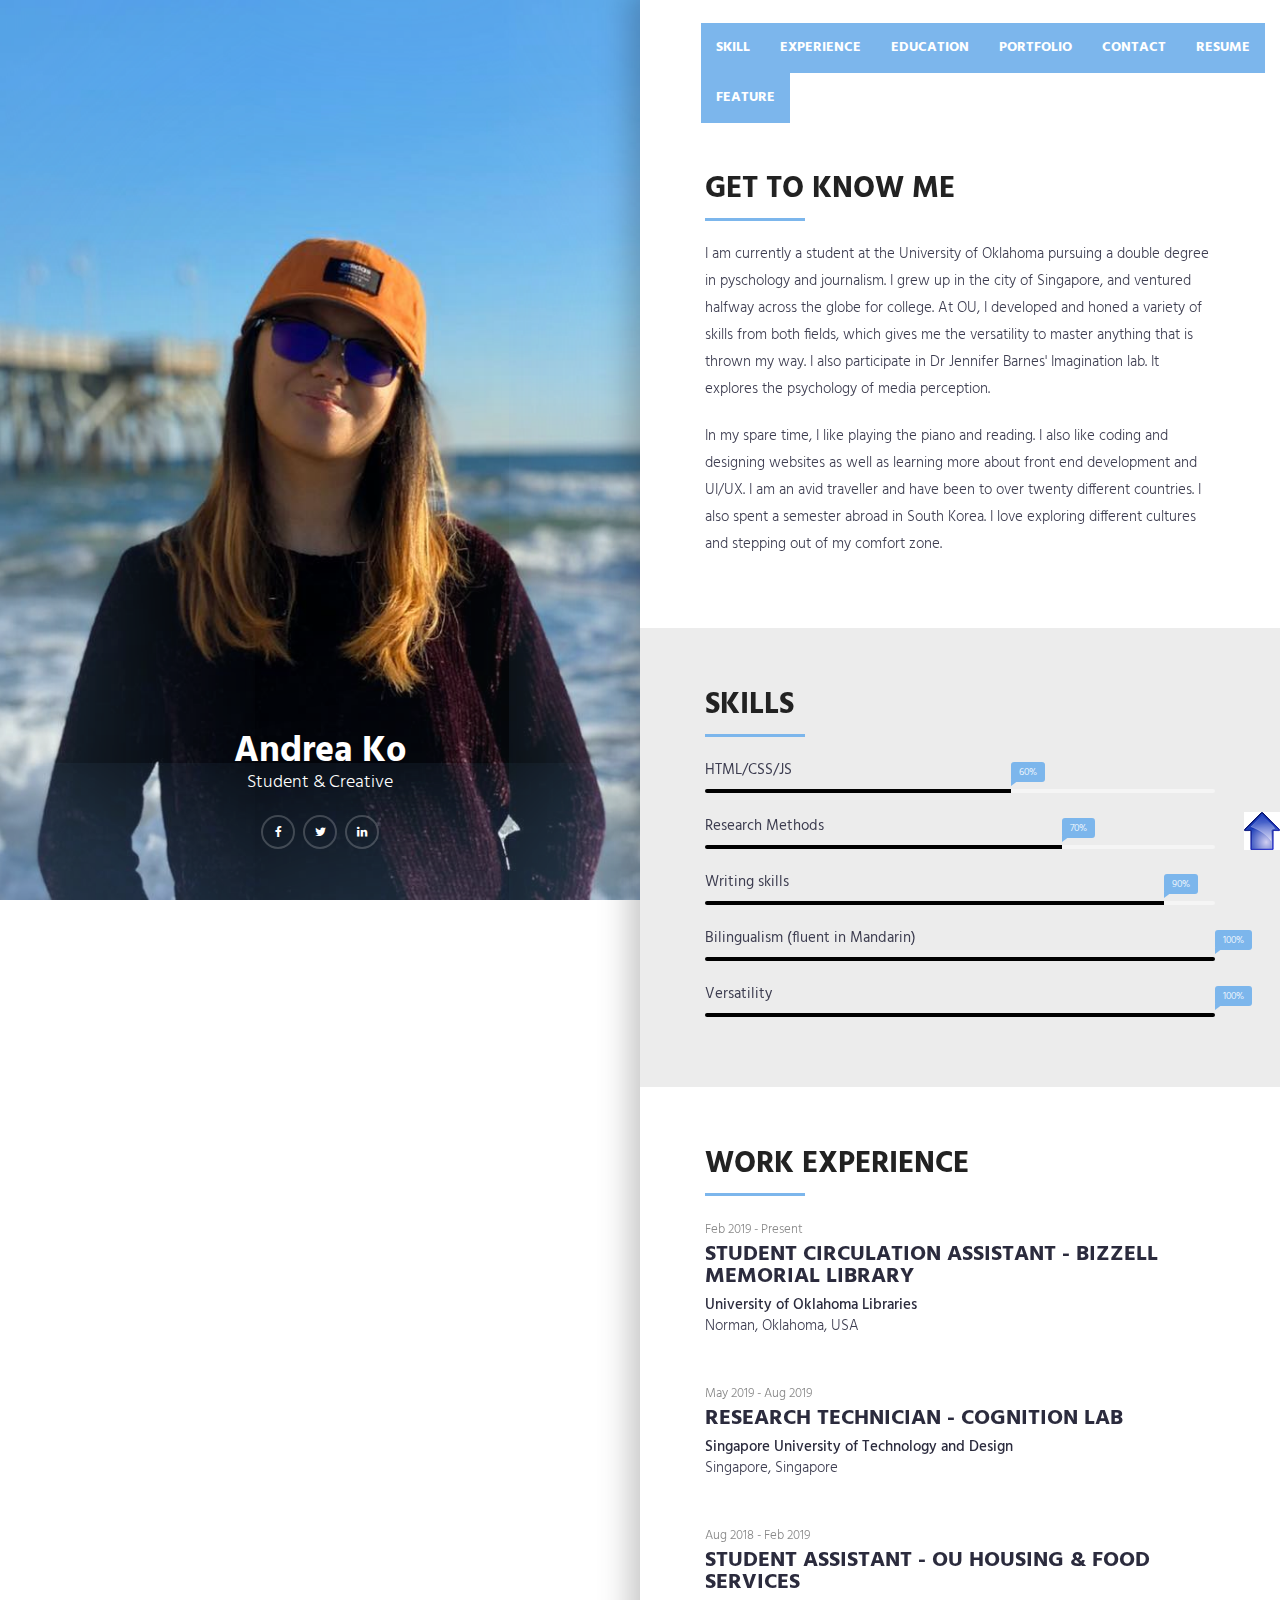
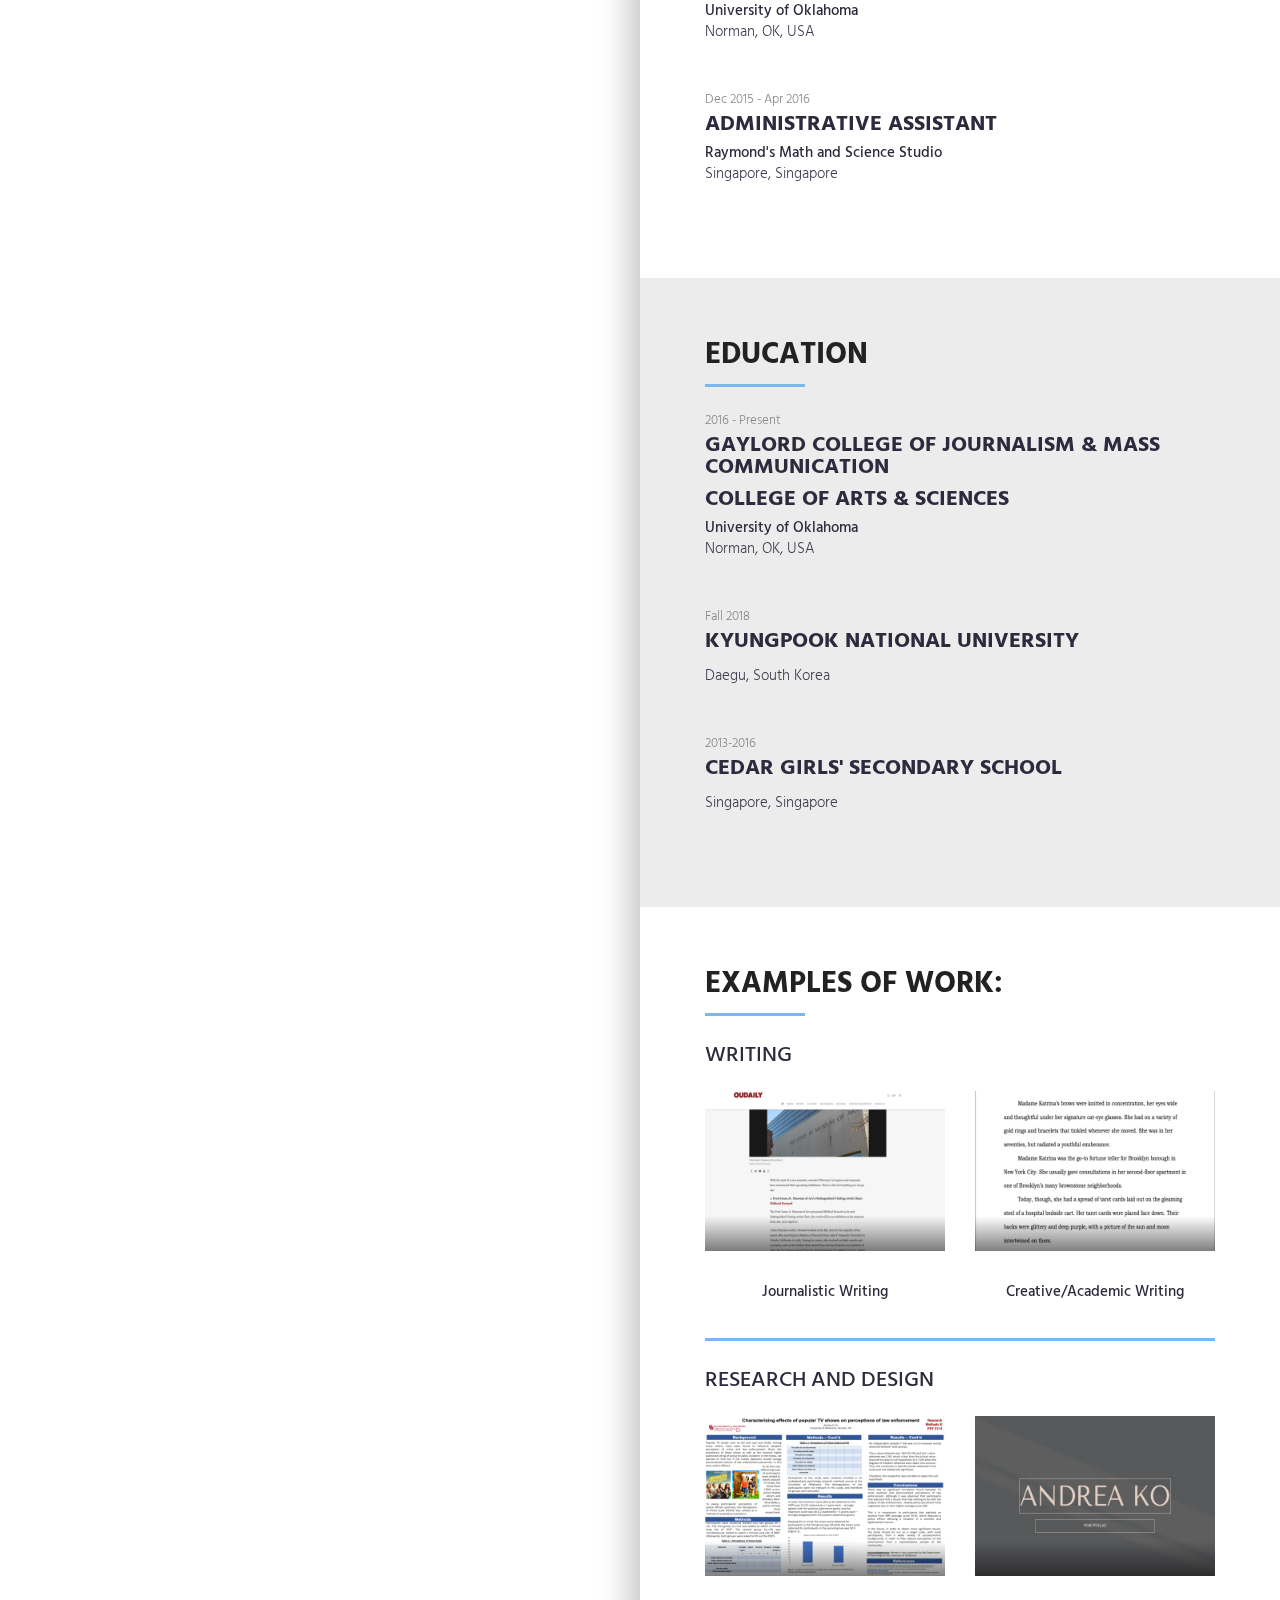
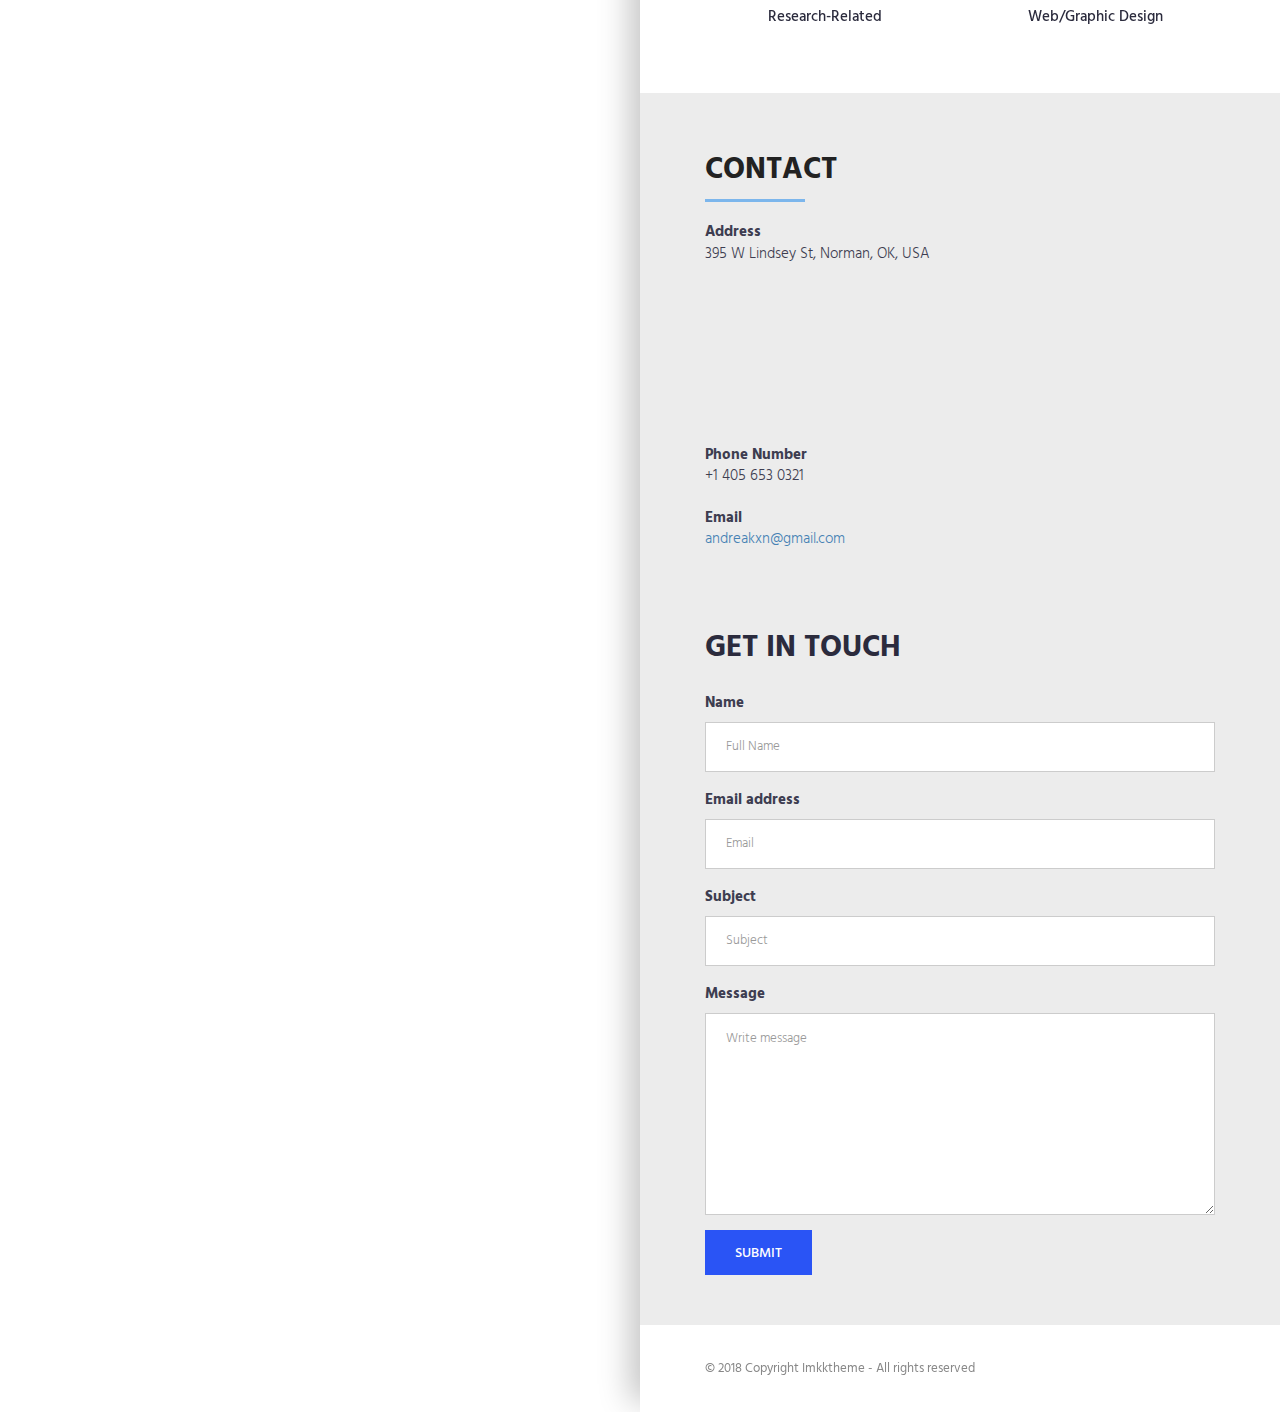
<file: index.html>
<!DOCTYPE html>
<html>
<head>
    <meta charset="utf-8">
    <meta http-equiv="X-UA-Compatible" content="IE=edge">
    <meta name="viewport" content="width=device-width, initial-scale=1">
    <!-- The above 3 meta tags *must* come first in the head; any other head content must come *after* these tags -->
    <title>Andrea Ko's portfolio</title>

    <link rel="icon" href="images/marvelicon.png" type="image/icon type">

    <!-- web-fonts -->
    <link href="https://fonts.googleapis.com/css?family=Hind:300,400,500,600,700" rel="stylesheet">

    <!-- font-awesome -->
    <link href="css/font-awesome.min1.css" rel="stylesheet">

    <!-- Bootstrap -->
    <link href="css/bootstrap.min1.css" rel="stylesheet">

    <!-- Style CSS -->
    <link href="css/portstyle.css" rel="stylesheet">

    <!-- HTML5 shim and Respond.js for IE8 support of HTML5 elements and media queries -->
    <!-- WARNING: Respond.js doesn't work if you view the page via file:// -->
    <!--[if lt IE 9]>
    <script src="https://oss.maxcdn.com/html5shiv/3.7.2/html5shiv.min.js"></script>
    <script src="https://oss.maxcdn.com/respond/1.4.2/respond.min.js"></script>
    <![endif]-->
</head>
<body id="page-top" data-spy="scroll" data-target=".navbar">
<div id="main-wrapper">
<!-- Page Preloader -->
<div id="preloader">
    <div id="status">
        <div class="status-mes"></div>
    </div>
</div>

<div class="columns-block">
<div class="left-col-block blocks">
    <header class="header">
        <div class="content text-center">
            <h1>Andrea Ko</h1>

            <p class="lead">Student &amp; Creative</p>
            <ul class="social-icon">
                <li><a href="https://www.facebook.com/andreakxn"><i class="fa fa-facebook" aria-hidden="true"></i></a></li>
                <li><a href="https://twitter.com/andreakxn"><i class="fa fa-twitter" aria-hidden="true"></i></a></li>
                <li><a href="www.linkedin.com/in/andreakxn"><i class="fa fa-linkedin" aria-hidden="true"></i></a></li>

            </ul>
        </div>
        <div class="profile-img">
        
        </div>
    </header>
    <!-- .header-->
</div>


<div id="home" class="right-col-block blocks">
<!-- navgation CSS -->
<nav class="navbar navbar-default">
    <!-- mobile button -->
    <div class="navbar-header">
      <button type="button" class="navbar-toggle collapsed" data-toggle="collapse" data-target="#bs-example-navbar-collapse-1">
        <span class="sr-only">Navigation bar</span>
        <span class="icon-bar"></span>
        <span class="icon-bar"></span>
        <span class="icon-bar"></span>
      </button>
    </div>
    <!-- navigation-->
    <div class="collapse navbar-collapse" id="bs-example-navbar-collapse-1">
      <ul class="nav navbar-nav">
        <li><a href="#skill">SKILL</a></li>
        <li><a href="#exp">EXPERIENCE</a></li>
        <li><a href="#edu">EDUCATION</a></li>
        <li><a href="#port">PORTFOLIO</a></li>
        <li><a href="#cont">CONTACT</a></li>
          <li><a href="files/resume.pdf" target="_blank">RESUME</a></li>  
          <li><a href="feature.html" target="_blank">FEATURE</a></li>
      </ul>
    </div><!-- navigation end -->
</nav>	

<section class="intro section-wrapper" id="about">
    <div class="container-fluid">
        <div class="row">
            <div class="col-md-12">
                <div class="section-title">
                    <h2>get to know ME</h2>
                </div>
            </div>
            <div class="col-md-12">
                <p>I am currently a student at the University of Oklahoma pursuing a double degree in pyschology and journalism. I grew up in the city of Singapore, and ventured halfway across the globe for college. At OU, I developed and honed a variety of skills from both fields, which gives me the versatility to master anything that is thrown my way. I also participate in Dr Jennifer Barnes' Imagination lab. It explores the psychology of media perception.<br>
                </p>
            <p>In my spare time, I like playing the piano and reading. I also like coding and designing websites as well as learning more about front end development and UI/UX.
            I am an avid traveller and have been to over twenty different countries. I also spent a semester abroad in South Korea. I love exploring different cultures and stepping out of my comfort zone.<br>               </p>
            </div>
        </div>
    </div>
</section>


<section class="section-wrapper skills-wrapper gray-bg" id="skill">
    <div class="container-fluid">
        <div class="row">
            <div class="col-md-12">
                <div class="section-title">
                    <h2>Skills</h2>
                </div>
            </div>
        </div>
        <!--.row-->
        <div class="row">
            <div class="col-md-12">
                <div class="progress-wrapper">

                    <div class="progress-item">
                        <span class="progress-title">HTML/CSS/JS</span>

                        <div class="progress">
                            <div class="progress-bar" role="progressbar" aria-valuenow="60" aria-valuemin="0"
                                 aria-valuemax="100" style="width: 60%"><span class="progress-percent"> 60%</span>
                            </div>
                        </div>
                        <!-- .progress -->
                    </div>
                    <!-- .skill-progress -->


                    <div class="progress-item">
                        <span class="progress-title">Research Methods</span>

                        <div class="progress">
                            <div class="progress-bar" role="progressbar" aria-valuenow="70" aria-valuemin="0"
                                 aria-valuemax="100" style="width: 70%"><span class="progress-percent"> 70%</span>
                            </div>
                        </div>
                        <!-- /.progress -->
                    </div>
                    <!-- /.skill-progress -->


                    <div class="progress-item">
                        <span class="progress-title">Writing skills</span>

                        <div class="progress">
                            <div class="progress-bar" role="progressbar" aria-valuenow="90" aria-valuemin="0"
                                 aria-valuemax="100" style="width: 90%;"><span class="progress-percent"> 90%</span>
                            </div>
                        </div>
                        <!-- /.progress -->
                    </div>
                    <!-- /.skill-progress -->

                    <div class="progress-item">
                        <span class="progress-title">Bilingualism (fluent in Mandarin)</span>

                        <div class="progress">
                            <div class="progress-bar" role="progressbar" aria-valuenow="100" aria-valuemin="0"
                                 aria-valuemax="100" style="width: 100%;"><span class="progress-percent"> 100%</span>
                            </div>
                        </div>
                        <!-- /.progress -->
                    </div>
                    <!-- /.skill-progress -->
                    <div class="progress-item">
                        <span class="progress-title">Versatility</span>

                        <div class="progress">
                            <div class="progress-bar" role="progressbar" aria-valuenow="100" aria-valuemin="0"
                                 aria-valuemax="100" style="width: 100%;"><span class="progress-percent"> 100%</span>
                            </div>
                        </div>
                        <!-- .progress -->
                    </div>
                    <!-- .skill-progress -->

                </div>
                <!-- /.progress-wrapper -->
            </div>
        </div>
        <!--.row -->
    </div>
    <!-- .container-fluid -->
</section>
<!-- .skills-wrapper -->

<section class="section-wrapper section-experience" id="exp">
    <div class="container-fluid">
        <div class="row">
            <div class="col-md-12">
                <div class="section-title"><h2>Work Experience</h2></div>
            </div>
        </div>
        <!--.row-->
        <div class="row">
            <div class="col-md-12">
                <div class="content-item">
                    <small>Feb 2019 - Present</small>
                    <h3>Student Circulation Assistant - Bizzell Memorial Library</h3>
                    <h4>University of Oklahoma Libraries</h4>

                    <p>Norman, Oklahoma, USA</p>
                </div>
                <!-- .experience-item -->
                <div class="content-item">
                    <small>May 2019 - Aug 2019</small>
                    <h3>Research Technician - Cognition Lab</h3>
                    <h4>Singapore University of Technology and Design</h4>

                    <p>Singapore, Singapore</p>
                </div>
                <!-- .experience-item -->
                <div class="content-item">
                    <small>Aug 2018 - Feb 2019</small>
                    <h3>Student Assistant - OU Housing &amp; Food Services </h3>
                    <h4>University of Oklahoma</h4>

                    <p>Norman, OK, USA</p>
                </div>
                <!-- .experience-item -->
                 <div class="content-item">
                    <small>Dec 2015 - Apr 2016</small>
                    <h3>Administrative Assistant </h3>
                    <h4>Raymond's Math and Science Studio</h4>

                    <p>Singapore, Singapore</p>
                </div>
            </div>
        </div>
        <!--.row-->
    </div>
    <!-- .container-fluid -->

</section>
<!-- .section-experience -->

<section class="section-wrapper section-education gray-bg" id="edu">
    <div class="container-fluid">
        <div class="row">
            <div class="col-md-12">
                <div class="section-title"><h2>Education</h2></div>
            </div>
        </div>
        <!--.row-->
        <div class="row">
            <div class="col-md-12">
                <div class="content-item">
                    <small>2016 - Present</small>
                    <h3>Gaylord College of Journalism &amp; Mass Communication</h3>
                    <h3>College of Arts &amp; Sciences</h3>
                    <h4>University of Oklahoma</h4>

                    <p>Norman, OK, USA</p>
                    
                </div>
              
                <div class="content-item">
                    <small>Fall 2018</small>
                    <h3>Kyungpook National University</h3>

                    <p>Daegu, South Korea</p>
                </div>
                <div class="content-item">
                    <small>2013-2016</small>
                    <h3>Cedar Girls' Secondary School</h3>

                    <p>Singapore, Singapore</p>
                </div>
            </div>
        </div>
        <!--.row-->
    </div>
    <!-- .container-fluid -->

</section>
<!-- .section-education -->



<section class="section-wrapper portfolio-section" id="port">
    <div class="container-fluid">
        <div class="row">
            <div class="col-md-12">
                <div class="section-title">
                    <h2>Examples of Work: </h2>
                </div>
                <h3>WRITING</h3>
            </div>
        </div>
        <div class="row">
              <div class="col-md-6">
                <a class="portfolio-item" href="journalism.html" target="_blank">
                    <div class="portfolio-thumb">
                        <img src="images/oudaily.jpg" alt="journalistic writing">
                    </div>

                    <div class="portfolio-info">
                       
                    </div>
                    <!-- portfolio-info -->
                </a>
               <h5 class="caption">Journalistic Writing</h5>
            </div>
            <div class="col-md-6">
                <a class="portfolio-item" href="creative.html"
                target="_blank">
                    <div class="portfolio-thumb">
                        <img src="images/writing.jpg" alt="other writing">
                    </div>

                    <div class="portfolio-info">
                        
                    </div>
                    
                </a>
                
                <h5 class="caption">Creative/Academic Writing</h5>
                <!-- .portfolio-item -->
            </div>
            
           
            <div class="col-md-12">
             <hr>
                    <h3>RESEARCH AND DESIGN</h3>
                
                </div>
                
           <div class="col-md-6">
                <a class="portfolio-item" href="research.html" target="_blank">
                    <div class="portfolio-thumb">
                        <img src="images/poster.jpg" alt="Research">
                    </div>

                    <div class="portfolio-info">
                        
                    </div>
                    <!-- portfolio-info -->
                </a>
               <h5 class="caption">Research-Related</h5>
                <!-- .portfolio-item -->
            </div>
            <div class="col-md-6">
                <a class="portfolio-item" href="webdesign.html" target="_blank">
                    <div class="portfolio-thumb">
                        <img src="images/portfolio.jpg" alt="portfolio">
                    </div>

                    <div class="portfolio-info">
                        
                    </div>
                    <!-- portfolio-info -->
                </a>
                <h5 class="caption">Web/Graphic Design </h5>
                <!-- .portfolio-item -->
            </div>

        </div>
        <!-- /.row -->
    </div>
</section>
<!-- .portfolio -->

<section class="section-contact section-wrapper gray-bg" id="cont">
    <div class="container-fluid">
        <div class="row">
            <div class="col-md-12">
                <div class="section-title">
                    <h2>Contact</h2>
                </div>
            </div>
        </div>
        <!--.row-->
        <div class="row">
            <div class="col-md-12">
                <address>
                    <strong>Address</strong><br>
                    395 W Lindsey St, Norman, OK, USA
                </address>
                <iframe src="https://www.google.com/maps/embed?pb=!1m18!1m12!1m3!1d3260.0921216039524!2d-97.44726198448237!3d35.20417426359373!2m3!1f0!2f0!3f0!3m2!1i1024!2i768!4f13.1!3m3!1m2!1s0x87b269d43c29be0d%3A0xc02ebf105a6919c!2sGaylord%20College%20of%20Journalism%20and%20Mass%20Communication!5e0!3m2!1sen!2sus!4v1585633961682!5m2!1sen!2sus" width="100%" height="70%" frameborder="0" style="border:0;" allowfullscreen="" aria-hidden="false" tabindex="0"></iframe>
                <address>
                    <strong>Phone Number</strong><br>
                    +1 405 653 0321
                </address>

                <address>
                    <strong>Email</strong><br>
                    <a href="mailto:andreakxn@gmail.com">andreakxn@gmail.com</a>
                </address>
            </div>
        </div>
        <!--.row-->
        <div class="row">
            <div class="col-md-12">
                <div class="feedback-form">
                    <h2>Get in touch</h2>

                    <form action="mailto:andreakxn@gmail.com" id="contactForm" action="sendemail.php" method="POST">
                        <div class="form-group">
                            <label for="InputName">Name</label>
                            <input type="text" name="name" required class="form-control" id="InputName"
                                   placeholder="Full Name">
                        </div>
                        <div class="form-group">
                            <label for="InputEmail">Email address</label>
                            <input type="email" name="email" required class="form-control" id="InputEmail"
                                   placeholder="Email">
                        </div>
                        <div class="form-group">
                            <label for="InputSubject">Subject</label>
                            <input type="text" name="subject" class="form-control" id="InputSubject"
                                   placeholder="Subject">
                        </div>
                        <div class="form-group">
                            <label for="message-text" class="control-label">Message</label>
                            <textarea class="form-control" rows="4" required name="message" id="message-text"
                                      placeholder="Write message"></textarea>
                        </div>

                        <button type="submit" class="btn btn-primary">Submit</button>
                    </form>
                </div>
                <!-- .feedback-form -->


            </div>
        </div>
    </div>
    <!--.container-fluid-->
</section>
<!--.section-contact-->

<footer class="footer">
    <div class="copyright-section">
        <div class="container-fluid">
            <div class="row">
                <div class="col-md-12">
                    <div class="copytext">&copy; 2018 Copyright Imkktheme - All rights reserved</div>
                </div>
            </div>
            <!--.row-->
        </div>
        <!-- .container-fluid -->
    </div>
    <!-- .copyright-section -->
</footer>
<!-- .footer -->
<div id="top">
    <a href="#home"><img alt="Back to top" src="images/top.png"></a>
</div>
</div>
<!-- .right-col-block -->
</div>
<!-- .columns-block -->
</div>
<!-- #main-wrapper -->

<!-- jquery -->
<script src="js/jquery-2.1.4.min.js"></script>

<!-- Bootstrap -->
<script src="js/bootstrap.min.js"></script>
<script src="js/scripts.js"></script>
</body>
</html>
</file>
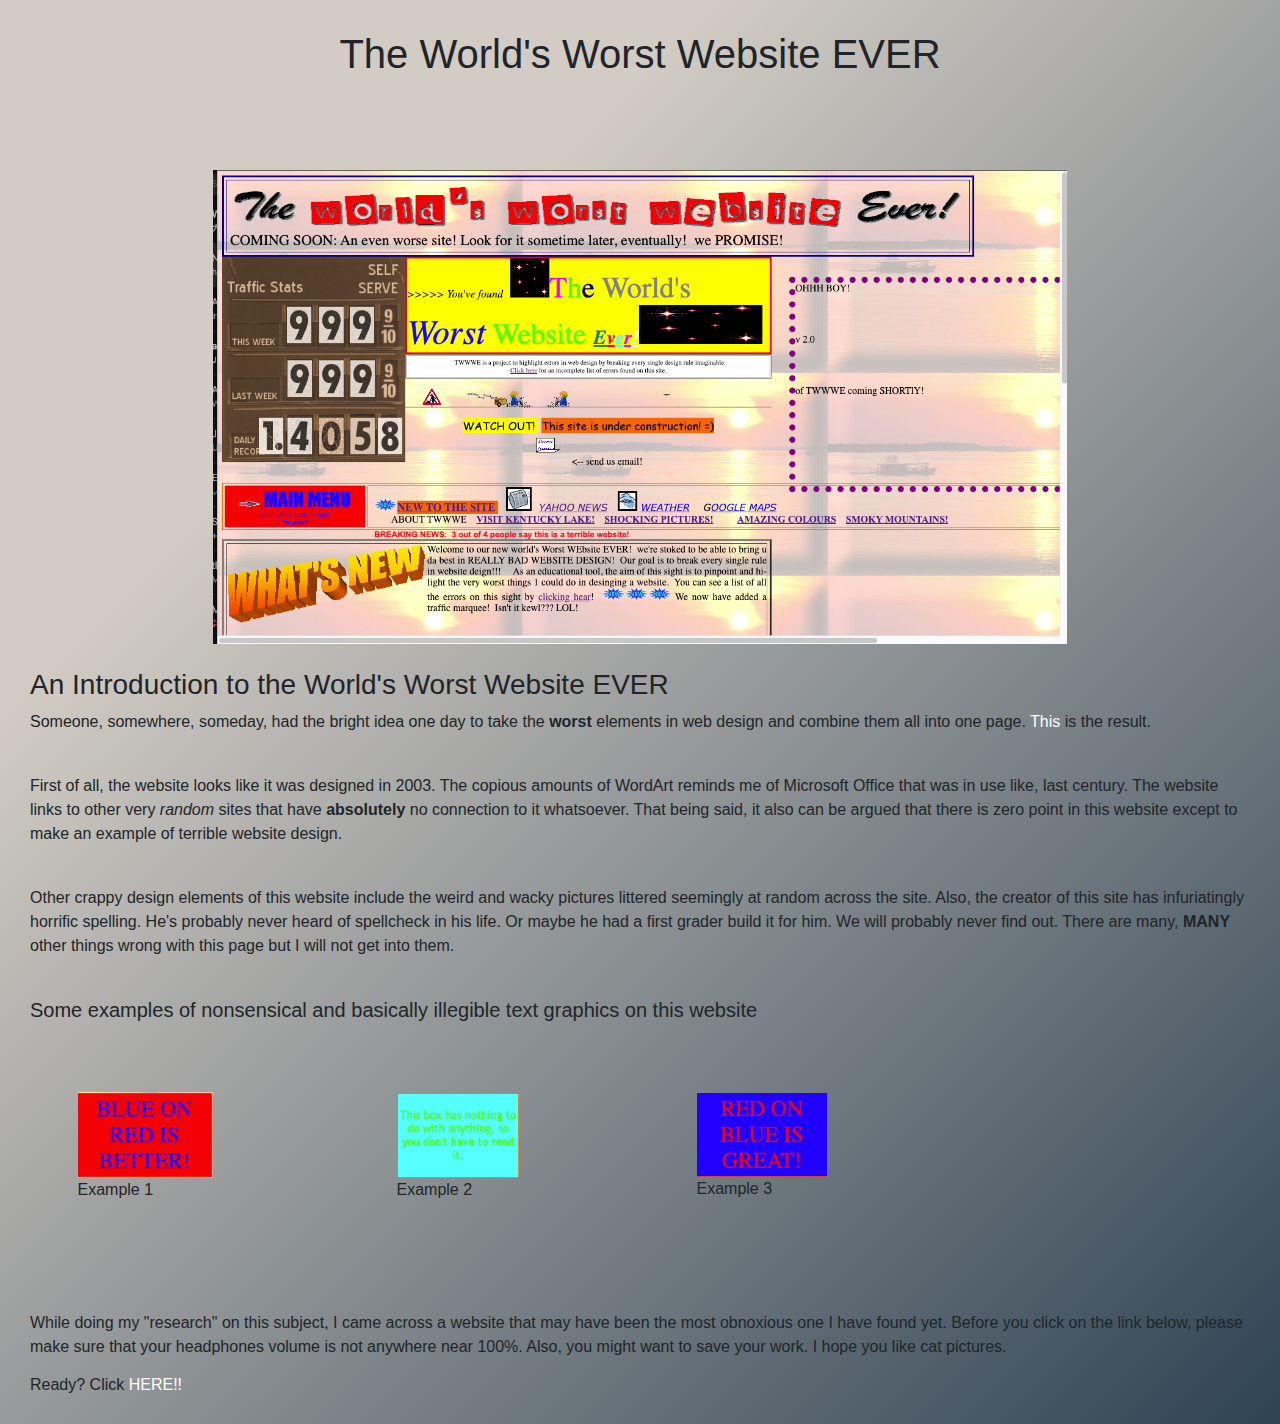
<file: article.html>
<!doctype html>
<html lang="en">
  <head>
    <!-- Required meta tags -->
    <meta charset="utf-8">
    <meta name="viewport" content="width=device-width, initial-scale=1, shrink-to-fit=no">

    <!-- Bootstrap CSS -->
    <link rel="stylesheet" href="https://stackpath.bootstrapcdn.com/bootstrap/4.5.2/css/bootstrap.min.css" integrity="sha384-JcKb8q3iqJ61gNV9KGb8thSsNjpSL0n8PARn9HuZOnIxN0hoP+VmmDGMN5t9UJ0Z" crossorigin="anonymous">
      
    <link rel="stylesheet" type="text/css" href="article.css">

    <title>TWWWE!</title>
  </head>
  <body>
    <div class="header">
      
        <h1>The World's Worst Website EVER</h1>
      
      </div>
      
      <br>
      
      <div class="tay">
          
          <div class="header-image">
      
        <img src="images/ttwwe.png" alt="the worst site ever" >
          
      
      </div>
      
      <br>
      
      <div class="article">
      
        <div class="subhead">
          
            <h3>An Introduction to the World's Worst Website EVER</h3>
          
          </div>
          
          
           <p id="first" >Someone, somewhere, someday, had the bright idea one day to take the <strong>worst</strong> elements in web design and combine them all into one page. <a href="https://www.theworldsworstwebsiteever.com/">This</a> is the result.</p>
          
          <br>
          
          <p id="second">First of all, the website looks like it was designed in 2003. The copious amounts of WordArt reminds me of Microsoft Office that was in use like, last century. The website links to other very <em>random</em> sites that have <strong>absolutely</strong> no connection to it whatsoever. That being said, it also can be argued that there is zero point in this website except to make an example of terrible website design.</p>
         
            <br>        
          
        <p id="third">Other crappy design elements of this website include the weird and wacky pictures littered seemingly at random across the site. Also, the creator of this site has infuriatingly horrific spelling. He's probably never heard of spellcheck in his life. Or maybe he had a first grader build it for him. We will probably never find out. There are many, <strong>MANY</strong> other things wrong with this page but I will not get into them.</p>
  
      
      </div>
          <br>
          <div class="subhead1">
          
            <h5>Some examples of nonsensical and basically illegible text graphics on this website</h5>
          
          </div>
          
        <div class="row">
      
        <div class="column">
            
            <div class="card-image">
            
                <img src="images/crap3.png">

            
            </div>
            
            <div class="card-text">
                
                <p>Example 1</p>
            
            </div>
            
            </div>
            <div class="column">
            
            <div class="card-image">
            
                <img src="images/crap1.png">

            
            </div>
            
            <div class="card-text">
                
                <p>Example 2</p>
            
            </div>
            
            </div>
            <div class="column">
            
            <div class="card-image">
            
                <img src="images/crap2.png">

            
            </div>
            
            <div class="card-text">
                
                <p>Example 3</p>
            
            </div>
            
            </div>
      
      
      </div>
          
        </div>

      
      <div class="imsorrykelso">
      
      
          <p>While doing my "research" on this subject, I came across a website that may have been the most obnoxious one I have found yet. Before you click on the link below, please make sure that your headphones volume is not anywhere near 100%. Also, you might want to save your work. I hope you like cat pictures.</p>
          
          <h6>Ready? Click <a href="https://theannoyingsite.com/">HERE!!</a></h6>
      
      </div>
      

    <!-- Optional JavaScript -->
    <!-- jQuery first, then Popper.js, then Bootstrap JS -->
    <script src="https://code.jquery.com/jquery-3.5.1.slim.min.js" integrity="sha384-DfXdz2htPH0lsSSs5nCTpuj/zy4C+OGpamoFVy38MVBnE+IbbVYUew+OrCXaRkfj" crossorigin="anonymous"></script>
      <script>$(document).ready(function(){
                $("#second").hide();

                $("#third").hide();
              $("#first").mouseenter(function(){
                $("#second").show();
                $("#third").show();
                });
            $("#first").mouseleave(function(){
                $("#second").hide();
                $("#third").hide();
          });
          });
      </script>
    <script src="https://cdn.jsdelivr.net/npm/popper.js@1.16.1/dist/umd/popper.min.js" integrity="sha384-9/reFTGAW83EW2RDu2S0VKaIzap3H66lZH81PoYlFhbGU+6BZp6G7niu735Sk7lN" crossorigin="anonymous"></script>
    <script src="https://stackpath.bootstrapcdn.com/bootstrap/4.5.2/js/bootstrap.min.js" integrity="sha384-B4gt1jrGC7Jh4AgTPSdUtOBvfO8shuf57BaghqFfPlYxofvL8/KUEfYiJOMMV+rV" crossorigin="anonymous"></script>
  </body>
</html>
</file>
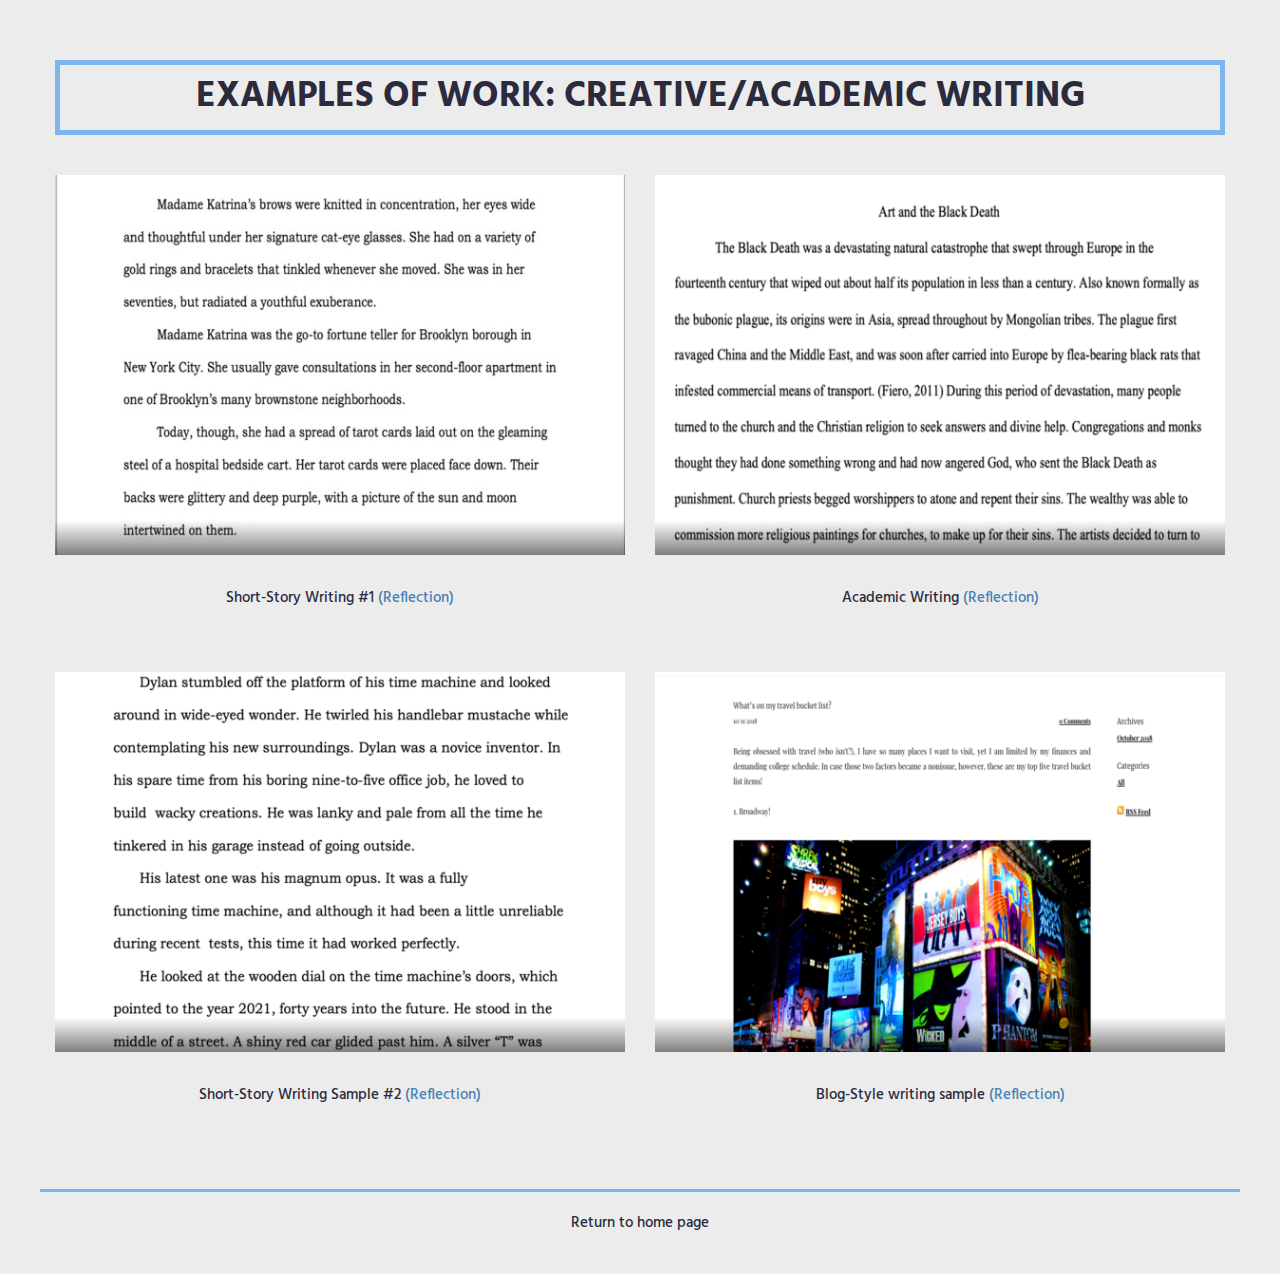
<file: creative.html>
<!DOCTYPE html>
<html>

    <head>
    
    <meta charset="utf-8">
    <meta http-equiv="X-UA-Compatible" content="IE=edge">
    <meta name="viewport" content="width=device-width, initial-scale=1">
    
        <title>Creative/Academic Writing</title>
        
        <link rel="icon" href="images/marvelicon.png" type="image/icon type">
        
        <!-- web-fonts -->
    <link href="https://fonts.googleapis.com/css?family=Hind:300,400,500,600,700" rel="stylesheet">

    <!-- font-awesome -->
    <link href="css/font-awesome.min1.css" rel="stylesheet">

    <!-- Bootstrap -->
    <link href="css/bootstrap.min1.css" rel="stylesheet">

    <!-- Style CSS -->
    <link href="css/portstyle.css" rel="stylesheet">

        
    </head>
    
    <body id="page-top" style = "margin: 40px;" class="gray-bg">
        
         <div class="container-fluid">
        <div class="row">
            <div class="col-md-12">
                <div class="section-title">
                    <h1 style = "margin-top: 20px;
                                 margin-bottom: 40px;
                                 text-align: center;
                                 justify-content: center;
                                    border: 5px;
                                    display:block;
                                    position: relative;
                                 border: 5px solid #7CB6EC ">
                        EXAMPLES OF WORK: CREATIVE/ACADEMIC WRITING </h1>
                    
                    <!--hr-->
                       
                </div>
               
            </div>
        </div>
        <div class="row">
              <div class="col-md-6">
                  
                <a class="portfolio-item" href="files/writing%20sample.pdf" target="_blank">
                    <div class="portfolio-thumb">
                        <img src="images/writing.jpg" alt="creative writing">
                    </div>

                    <div class="portfolio-info">
                       
                    </div>
                    <!-- portfolio-info -->
                </a>
               <h4 class="caption" style="margin-bottom: 60px;">Short-Story Writing #1 <a href="reflection.html#shortstoryone" target="_blank">(Reflection)</a></h4>
                  
            </div>
            <div class="col-md-6">
                <a class="portfolio-item" href="files/acadwriting.pdf"
                target="_blank">
                    <div class="portfolio-thumb">
                        <img src="images/acadwriting.jpg" alt="Academic Writing">
                    </div>

                    <div class="portfolio-info">
                        
                    </div>
                    
                </a>
                
                <h4 class="caption" style="margin-bottom: 60px;" >Academic Writing <a href="reflection.html#acadwriting" target="_blank">(Reflection)</a></h4>
                <!-- .portfolio-item -->
            </div>
            
       
           
           <div class="col-md-6">
            
                <a class="portfolio-item" href="files/writing%20sample%20two.pdf" target="_blank">
                    <div class="portfolio-thumb">
                        <img src="images/writingtwo.png" alt="Writing Sample Two">
                    </div>

                    <div class="portfolio-info">
                        
                    </div>
                    <!-- portfolio-info -->
                </a>
               <h4 class="caption" style="margin-bottom: 60px;">Short-Story Writing Sample #2 <a href="reflection.html#shortstorytwo" target="_blank">(Reflection)</a></h4>
                <!-- .portfolio-item -->
            </div>
            <div class="col-md-6">
                 
                <a class="portfolio-item" href="https://andreakxn.weebly.com/travel" target="_blank">
                    <div class="portfolio-thumb">
                        <img src="images/blogstuff.jpg" alt="portfolio">
                    </div>

                    <div class="portfolio-info">
                        
                    </div>
                    <!-- portfolio-info -->
                </a>
                <h4 class="caption" style="margin-bottom: 60px;">Blog-Style writing sample <a href="reflection.html#blogwriting" target="_blank">(Reflection)</a></h4>
            </div>

        </div>
        <!-- /.row -->
    </div>
<!-- .portfolio -->
 <hr>
    
    
        <footer style="text-align: center;
                       "><h5><a href="https://andreakxn.github.io" style="color: #2b2b3d">Return to home page</a></h5></footer>
   


<!-- jquery -->
<script src="js/jquery-2.1.4.min.js"></script>

<!-- Bootstrap -->
<script src="js/bootstrap.min.js"></script>
<script src="js/scripts.js"></script>
    </body>

</html>
</file>
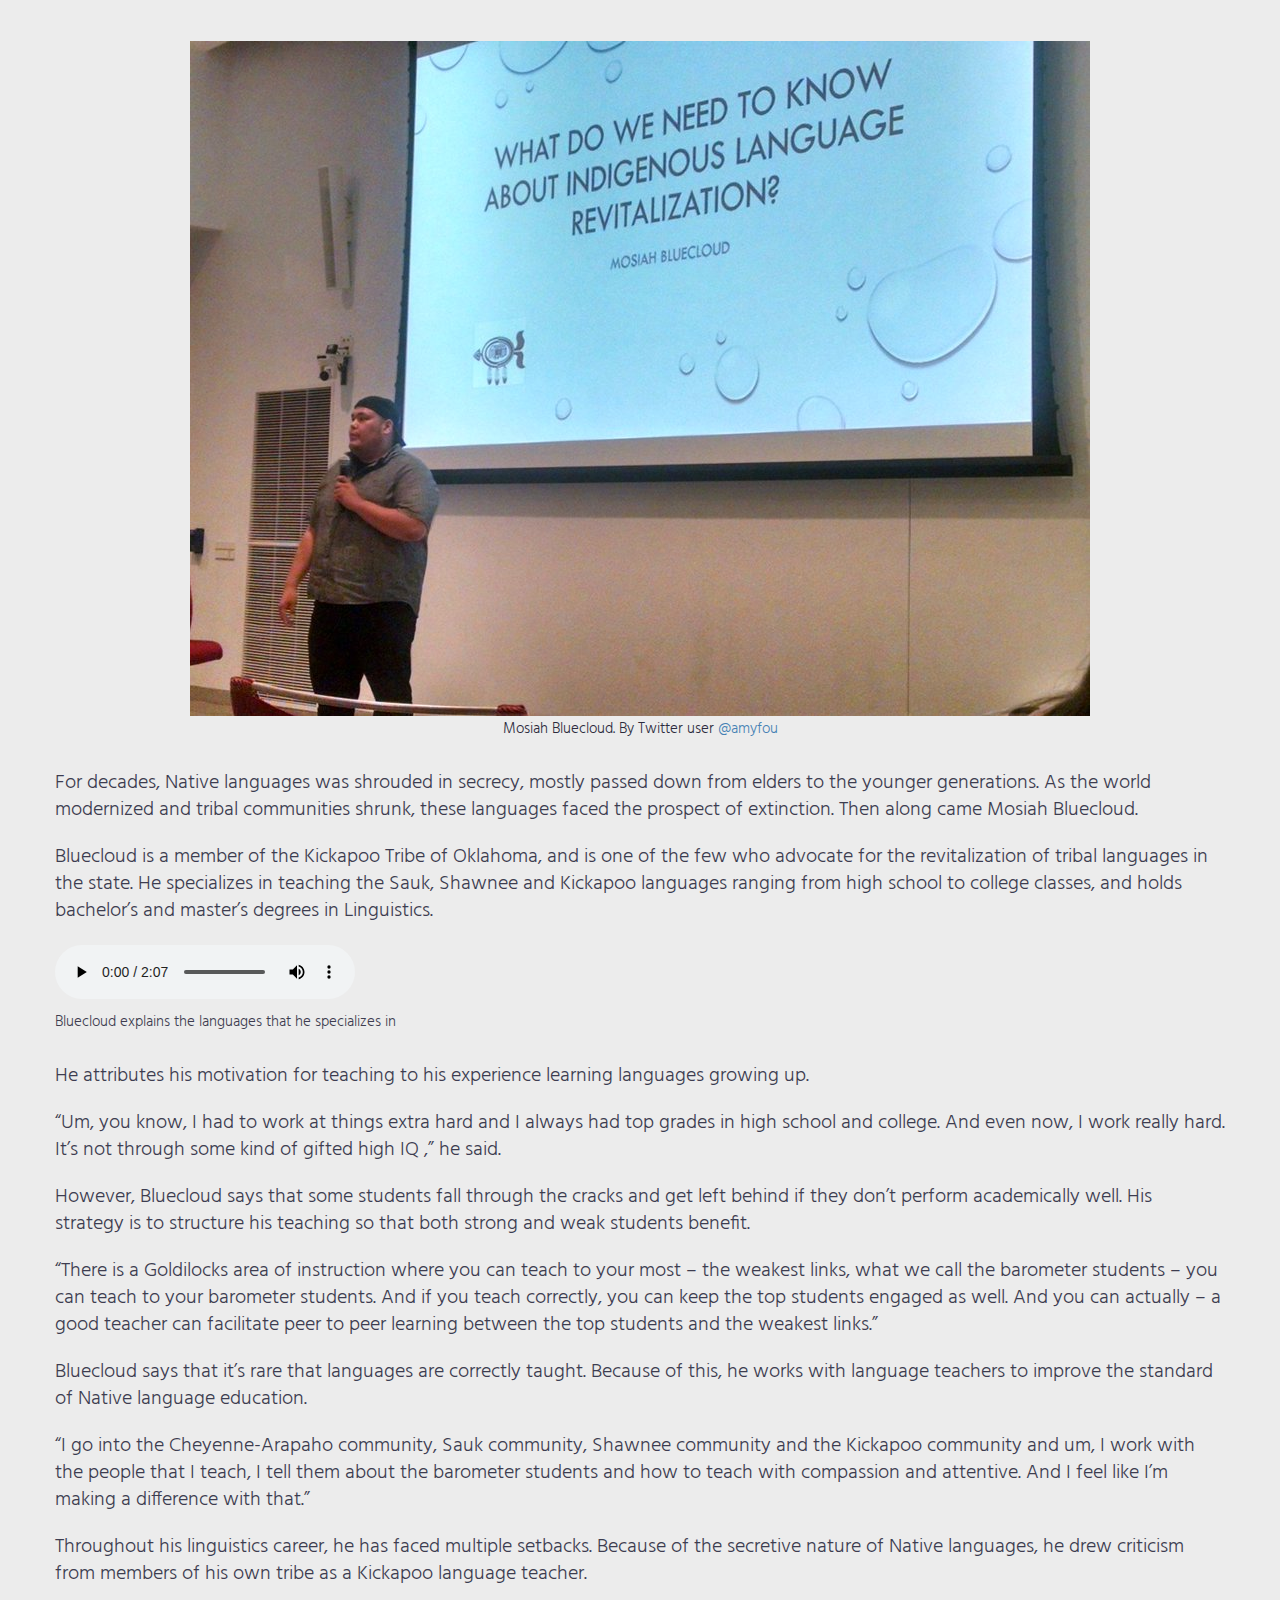
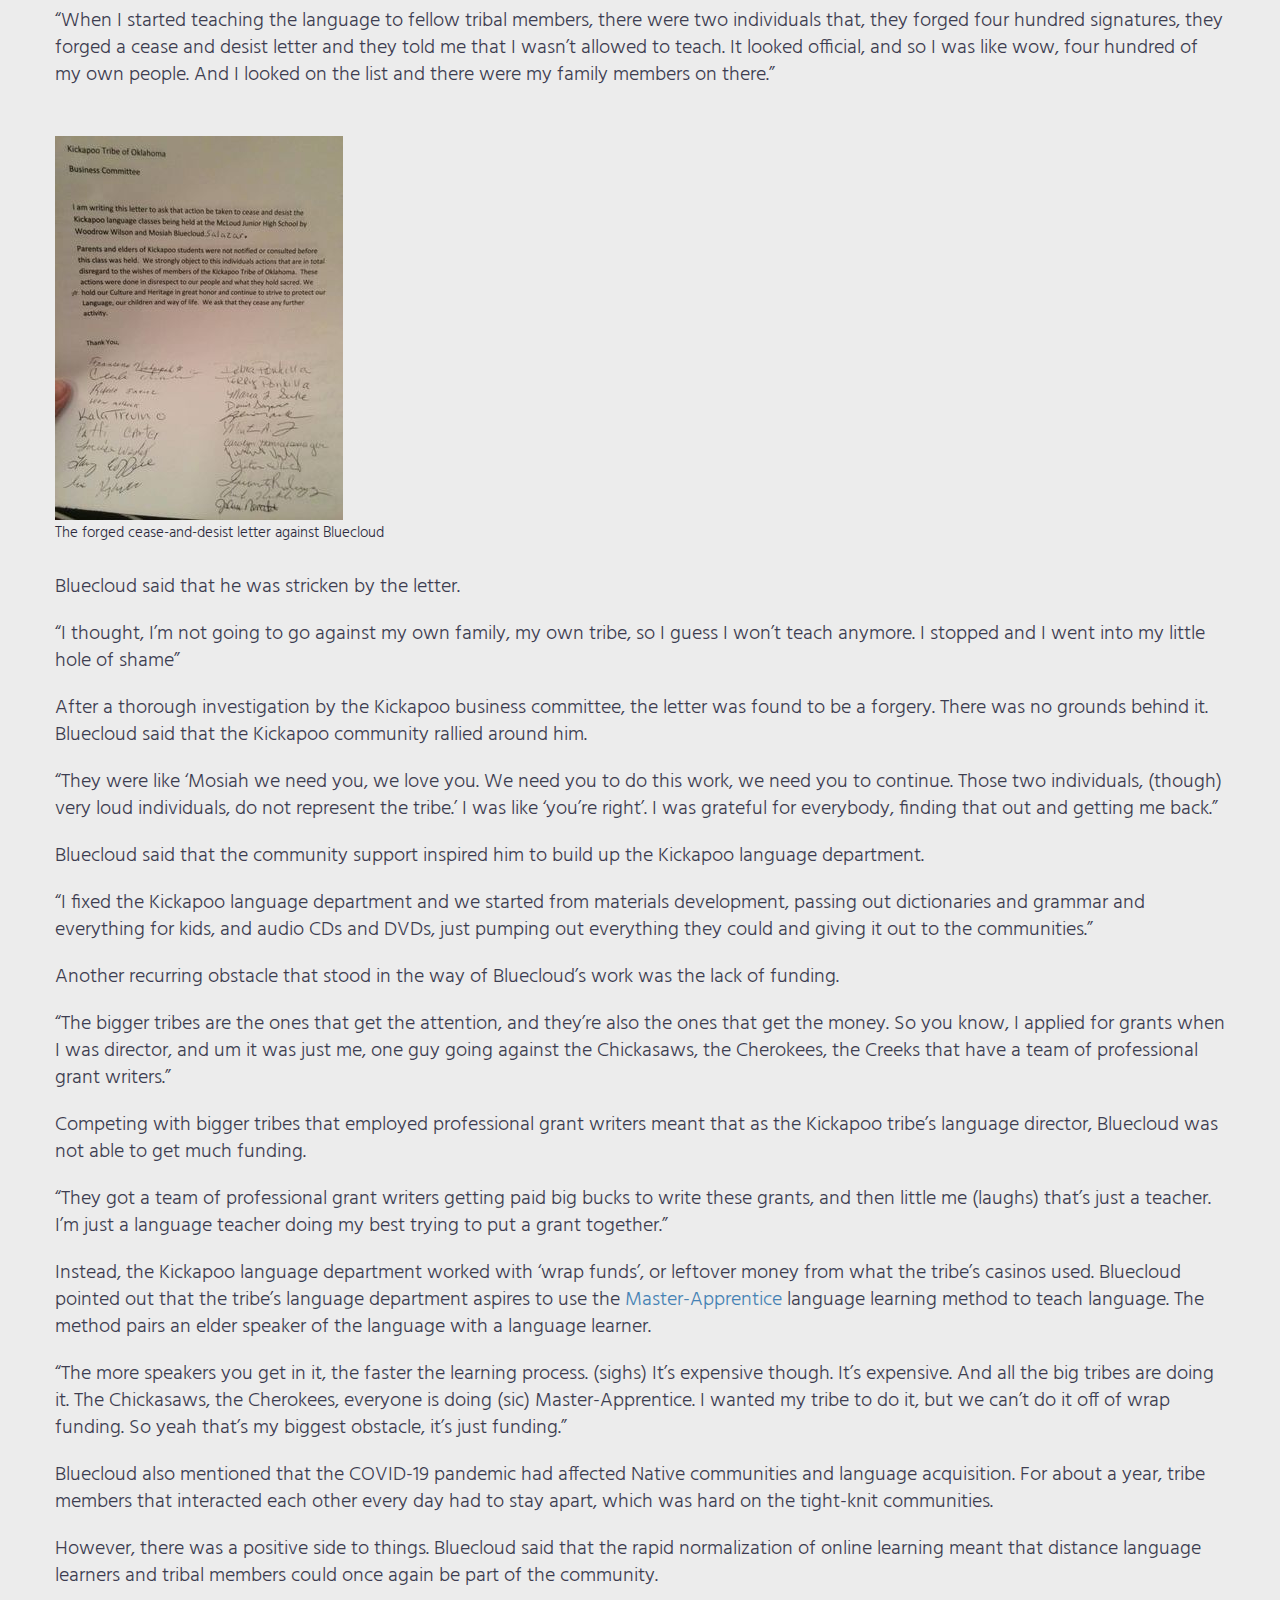
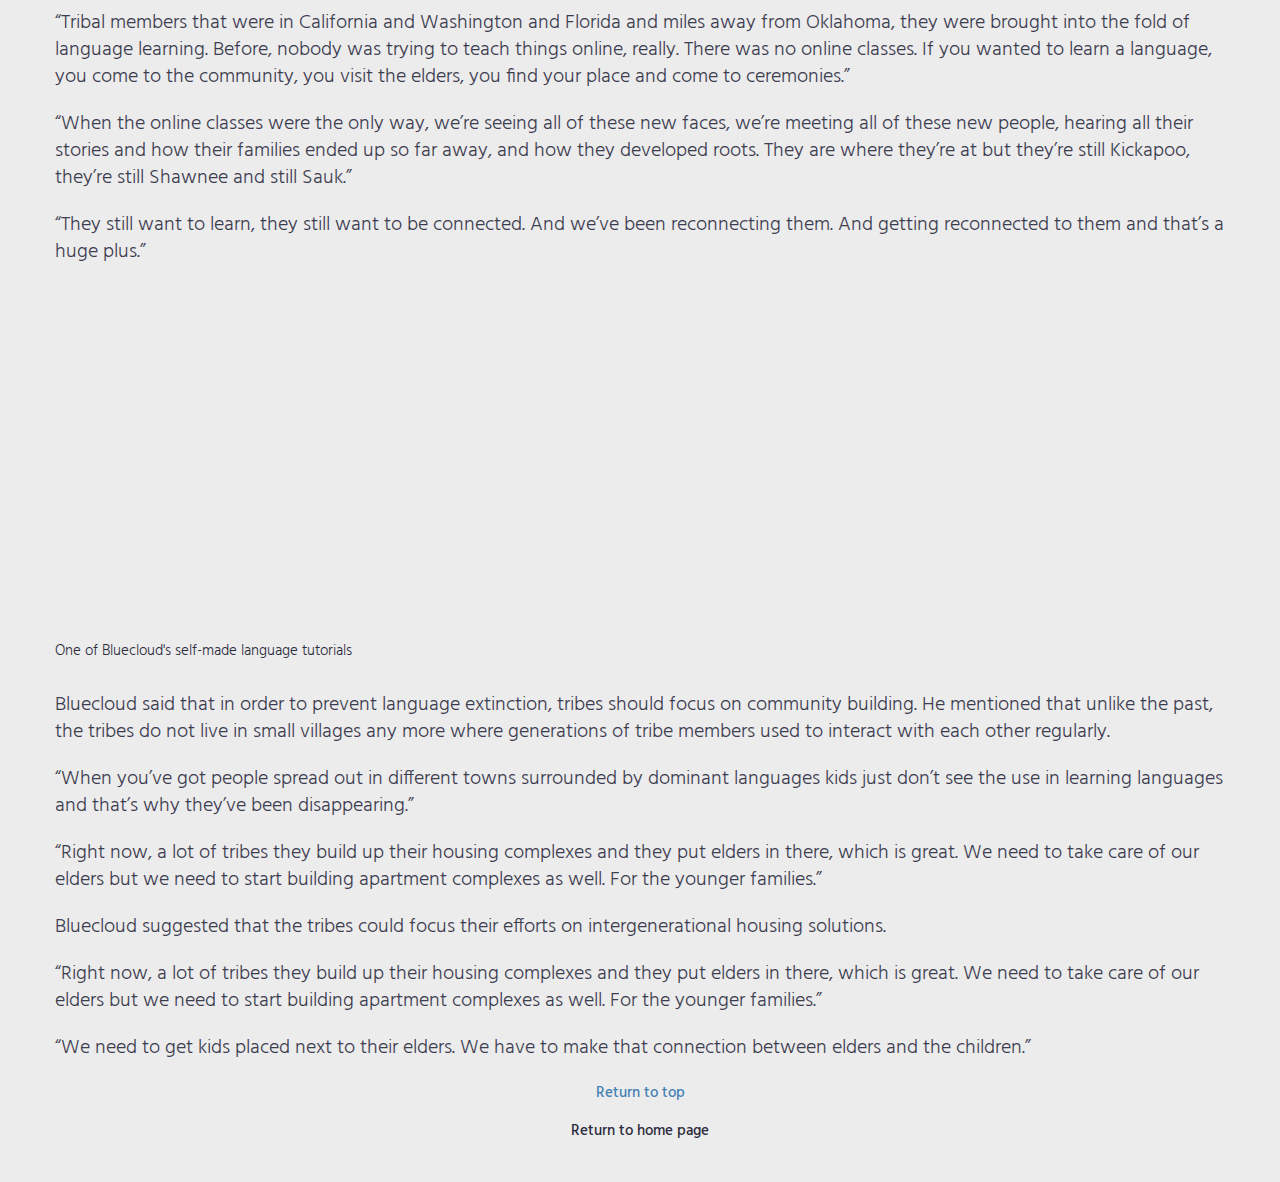
<file: feature.html>
<!DOCTYPE html>
<html>

    <head>
    
    <meta charset="utf-8">
    <meta http-equiv="X-UA-Compatible" content="IE=edge">
    <meta name="viewport" content="width=device-width, initial-scale=1">
    
        <title>Feature</title>
        
        <link rel="icon" href="images/marvelicon.png" type="image/icon type">
        
        <!-- web-fonts -->
    <link href="https://fonts.googleapis.com/css?family=Hind:300,400,500,600,700" rel="stylesheet">

    <!-- font-awesome -->
    <link href="css/font-awesome.min1.css" rel="stylesheet">

    <!-- Bootstrap -->
    <link href="css/bootstrap.min1.css" rel="stylesheet">

    <!-- Style CSS -->
    <link href="css/portstyle.css" rel="stylesheet">
        
        <style>
        
            .feature-para{
                
                text-align: left;
                font-size: 20px;
        
        </style>

        
    </head>
    
    <body id="page-top" style = "margin: 40px;" class="gray-bg">
        
         <div class="container-fluid">
        <div class="row">
            <div class="col-md-12">
               
            </div>
        </div>
      
             <div class="feature-img">
             
                 <figure style="text-align: center;">
                 <img src="images/mosiah.jpeg" alt="Mosiah Bluecloud" style="max-width: 100%; max-height: auto;">
                 
                 <figcaption class="caption">Mosiah Bluecloud. By Twitter user <a href="https://twitter.com/amyfou/status/1117166763009986560">@amyfou </a>  </figcaption>
                     </figure>
             
             </div>
             <br>
             
             <div class="feature-para">
             
             <p>For decades, Native languages was shrouded in secrecy, mostly passed down from elders to the younger generations. As the world modernized and tribal communities shrunk, these languages faced the prospect of extinction. Then along came Mosiah Bluecloud.</p>
             
             </div>
             
             <div class="feature-para">
             
             <p>Bluecloud is a member of the Kickapoo Tribe of Oklahoma, and is one of the few who advocate for the revitalization of tribal languages in the state. He specializes in teaching the Sauk, Shawnee and Kickapoo languages ranging from high school to college classes, and holds bachelor’s and master’s degrees in Linguistics.</p>
             
             </div>
             
             <div class="audio-clip">
             <figure>
             <audio controls>
                 
                <source src="files/languageclip.mp4" type="audio/mp4">
                 
                 Your browser does not support the audio element.
                 
                 </audio>
                                  <figcaption>Bluecloud explains the languages that he specializes in</figcaption>

                 </figure>
             
             </div>
             <br>
             
             <div class="feature-para">
             
                 <p>He attributes his motivation for teaching to his experience learning languages growing up.</p>
             
             </div>
             
             <div class="feature-para">
             
                 <p>“Um, you know, I had to work at things extra hard and I always had top grades in high school and college. And even now, I work really hard. It’s not through some kind of gifted high IQ ,” he said.</p>
             
             </div>
             
             <div class="feature-para">
             
                 <p>However, Bluecloud says that some students fall through the cracks and get left behind if they don’t perform academically well. His strategy is to structure his teaching so that both strong and weak students benefit. </p>
             
             </div>
             
             <div class="feature-para">
             
                 <p>“There is a Goldilocks area of instruction where you can teach to your most – the weakest links, what we call the barometer students – you can teach to your barometer students. And if you teach correctly, you can keep the top students engaged as well. And you can actually – a good teacher can facilitate peer to peer learning between the top students and the weakest links.”</p>
             
             </div>
             
             <div class="feature-para">
             
                 <p>Bluecloud says that it’s rare that languages are correctly taught. Because of this, he works with language teachers to improve the standard of Native language education. </p>
             
             </div>
             
              <div class="feature-para">
             
                 <p>“I go into the Cheyenne-Arapaho community, Sauk community, Shawnee community and the Kickapoo community and um, I work with the people that I teach, I tell them about the barometer students and how to teach with compassion and attentive. And I feel like I’m making a difference with that.”</p>
             
             </div>
             
             <div class="feature-para">
             
                 <p>Throughout his linguistics career, he has faced multiple setbacks. Because of the secretive nature of Native languages, he drew criticism from members of his own tribe as a Kickapoo language teacher.</p>
             
             </div>
             
             <div class="feature-para">
             
                 <p>	“When I started teaching the language to fellow tribal members, there were two individuals that, they forged four hundred signatures, they forged a cease and desist letter and they told me that I wasn’t allowed to teach. It looked official, and so I was like wow, four hundred of my own people. And I looked on the list and there were my family members on there.”</p>
             
             </div>
             <br>
             
             <div style="text-align: left;" class="feature-img">
             
             <figure>
                 
                 <img src="images/forgedletter_1.jpeg" alt="Forged letter">
                 <figcaption style="text-align: left;" class="caption">The forged cease-and-desist letter against Bluecloud</figcaption>
                 </figure>
             
             </div>
             
             
             <br>
             
             <div class="feature-para">
             
                 <p>	Bluecloud said that he was stricken by the letter.</p>
             
             </div>
             
             <div class="feature-para">
             
                 <p>“I thought, I’m not going to go against my own family, my own tribe, so I guess I won’t teach anymore. I stopped and I went into my little hole of shame”</p>
             
             </div>
             
              <div class="feature-para">
             
                 <p>After a thorough investigation by the Kickapoo business committee, the letter was found to be a forgery. There was no grounds behind it. Bluecloud said that the Kickapoo community rallied around him.</p>
             
             </div>
             
              <div class="feature-para">
             
                 <p>“They were like ‘Mosiah we need you, we love you. We need you to do this work, we need you to continue. Those two individuals, (though) very loud individuals, do not represent the tribe.’ I was like ‘you’re right’. I was grateful for everybody, finding that out and getting me back.”</p>
             
             </div>
             
             <div class="feature-para">
             
                 <p>Bluecloud said that the community support inspired him to build up the Kickapoo language department. </p>
             
             </div>
             
             <div class="feature-para">
             
                 <p>	“I fixed the Kickapoo language department and we started from materials development, passing out dictionaries and grammar and everything for kids, and audio CDs and DVDs, just pumping out everything they could and giving it out to the communities.” </p>
             
             </div>
             
             <div class="feature-para">
             
                 <p>Another recurring obstacle that stood in the way of Bluecloud’s work was the lack of funding. </p>
             
             </div>
             
             <div class="feature-para">
             
                 <p>“The bigger tribes are the ones that get the attention, and they’re also the ones that get the money. So you know, I applied for grants when I was director, and um it was just me, one guy going against the Chickasaws, the Cherokees, the Creeks that have a team of professional grant writers.”</p>
             
             </div>
             
             <div class="feature-para">
             
                 <p>Competing with bigger tribes that employed professional grant writers meant that as the Kickapoo tribe’s language director, Bluecloud was not able to get much funding.</p>
             
             </div>
             
             <div class="feature-para">
             
                 <p>“They got a team of professional grant writers getting paid big bucks to write these grants, and then little me (laughs) that’s just a teacher. I’m just a language teacher doing my best trying to put a grant together.”</p>
             
             </div>
             
             <div class="feature-para">
             
                 <p>Instead, the Kickapoo language department worked with ‘wrap funds’, or leftover money from what the tribe’s casinos used. Bluecloud pointed out that the tribe’s language department aspires to use the <a href="https://aicls.org/programs/https-aicls-org-wp-content-uploads-2020-01-aicls-master-apprentice-program-invoice-2020-pdf/" target="_blank"> Master-Apprentice</a> language learning method to teach language. The method pairs an elder speaker of the language with a language learner. </p>
             
             </div>
             
             <div class="feature-para">
             
                 <p>“The more speakers you get in it, the faster the learning process. (sighs) It’s expensive though. It’s expensive. And all the big tribes are doing it. The Chickasaws, the Cherokees, everyone is doing (sic) Master-Apprentice. I wanted my tribe to do it, but we can’t do it off of wrap funding. So yeah that’s my biggest obstacle, it’s just funding.”</p>
             
             </div>
             
             <div class="feature-para">
             
                 <p>	Bluecloud also mentioned that the COVID-19 pandemic had affected Native communities and language acquisition. For about a year, tribe members that interacted each other every day had to stay apart, which was hard on the tight-knit communities. </p>
             </div>
             <div class="feature-para">
             
                 <p>		However, there was a positive side to things. Bluecloud said that the rapid normalization of online learning meant that distance language learners and tribal members could once again be part of the community. </p>
             </div>
             <div class="feature-para">
             
                 <p>		“Tribal members that were in California and Washington and Florida and miles away from Oklahoma, they were brought into the fold of language learning. Before, nobody was trying to teach things online, really. There was no online classes. If you wanted to learn a language, you come to the community, you visit the elders, you find your place and come to ceremonies.” </p>
             </div>
             <div class="feature-para">
             
                 <p>	“When the online classes were the only way, we’re seeing all of these new faces, we’re meeting all of these new people, hearing all their stories and how their families ended up so far away, and how they developed roots. They are where they’re at but they’re still Kickapoo, they’re still Shawnee and still Sauk.”  </p>
             </div>
             
             <div class="feature-para">
             
                 <p>“They still want to learn, they still want to be connected. And we’ve been reconnecting them. And getting reconnected to them and that’s a huge plus.” </p>
             </div>
             <br>
             <figure>
             <iframe width="560" height="315" src="https://www.youtube.com/embed/SNAmUbOuVFg" title="YouTube video player" frameborder="0" allow="accelerometer; autoplay; clipboard-write; encrypted-media; gyroscope; picture-in-picture" allowfullscreen></iframe>
                 <figcaption style="text-align: left;" class="caption">One of Bluecloud's self-made language tutorials</figcaption>
                 
             </figure>
             <br>
            <div class="feature-para">
                
             
                 <p>	Bluecloud said that in order to prevent language extinction, tribes should focus on community building. He mentioned that unlike the past, the tribes do not live in small villages any more where generations of tribe members used to interact with each other regularly.</p>
             </div> 
              <div class="feature-para">
             
                 <p>“When you’ve got people spread out in different towns surrounded by dominant languages kids just don’t see the use in learning languages and that’s why they’ve been disappearing.”</p>
             </div> 
             <div class="feature-para">
             
                 <p>	“Right now, a lot of tribes they build up their housing complexes and they put elders in there, which is great. We need to take care of our elders but we need to start building apartment complexes as well. For the younger families.” </p>
             </div> 
             <div class="feature-para">
             
                 <p>Bluecloud suggested that the tribes could focus their efforts on intergenerational housing solutions. </p>
             </div> 
             
              <div class="feature-para">
             
                 <p>“Right now, a lot of tribes they build up their housing complexes and they put elders in there, which is great. We need to take care of our elders but we need to start building apartment complexes as well. For the younger families.”</p>
             </div>
             <div class="feature-para">
             
                 <p>“We need to get kids placed next to their elders. We have to make that connection between elders and the children.”</p>
             </div>
             
            
        </div>
    
        <footer style="text-align: center;">
            
           <h5><a href="#page-top">Return to top</a></h5> 
            
            
            <h5><a href="https://andreakxn.github.io" style="color: #2b2b3d"
                   onMouseOver="this.style.color='dodgerblue'"
                   onMouseOut="this.style.color='#2b2b3d'"
                   
                   >Return to home page</a></h5>
        
            
        
        
        </footer>
   


<!-- jquery -->
<script src="js/jquery-2.1.4.min.js"></script>

<!-- Bootstrap -->
<script src="js/bootstrap.min.js"></script>
<script src="js/scripts.js"></script>
    </body>

</html>
</file>
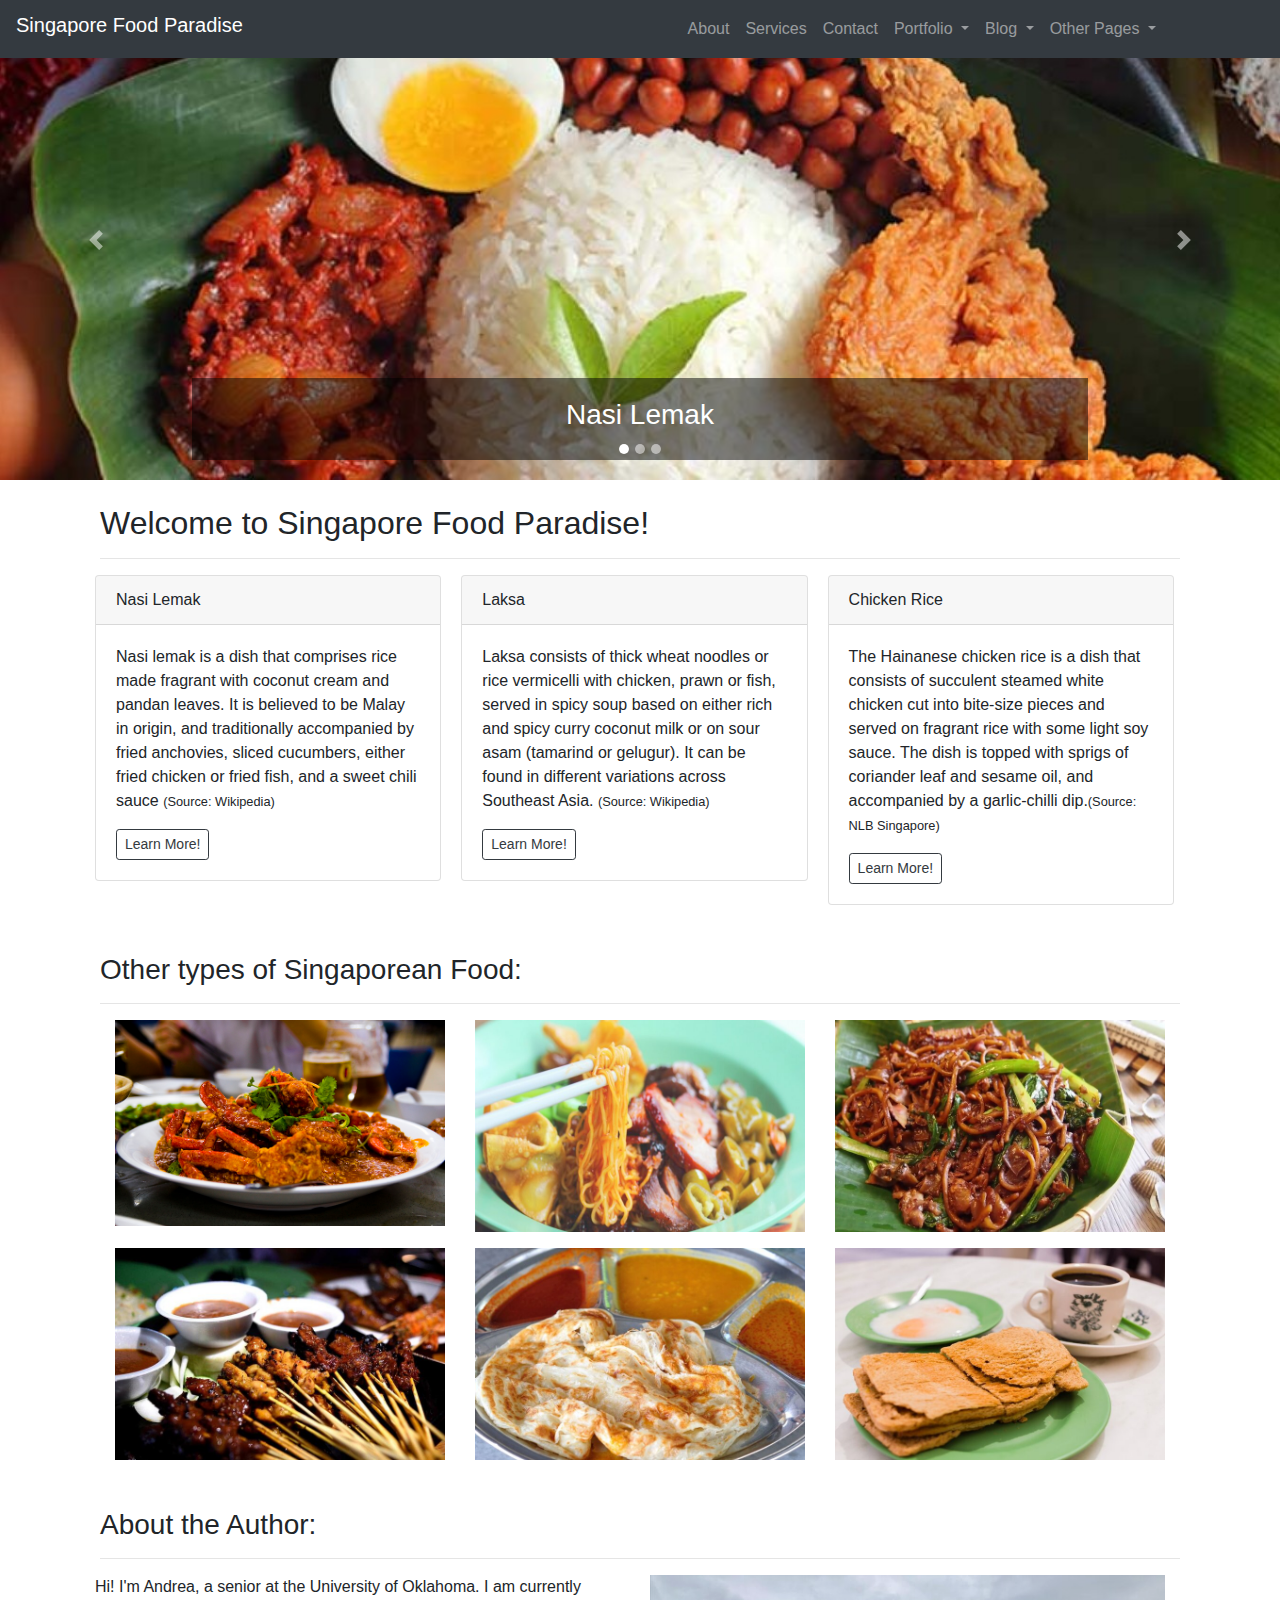
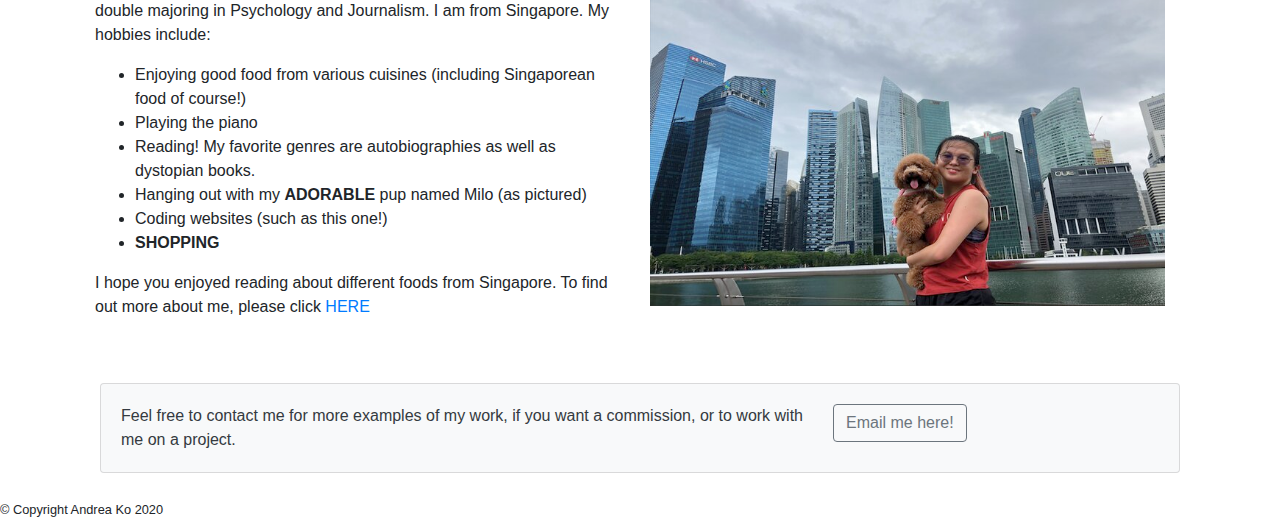
<file: hifiwireframe.html>
<!doctype html>
<html lang="en">
    
  <head>
      
    <!-- Required meta tags -->
    <meta charset="utf-8">
    <meta name="viewport" content="width=device-width, initial-scale=1, shrink-to-fit=no">

    <!-- Bootstrap CSS -->
    <link rel="stylesheet" href="https://stackpath.bootstrapcdn.com/bootstrap/4.5.2/css/bootstrap.min.css" integrity="sha384-JcKb8q3iqJ61gNV9KGb8thSsNjpSL0n8PARn9HuZOnIxN0hoP+VmmDGMN5t9UJ0Z" crossorigin="anonymous">
      
      <link rel="stylesheet" href="hifiwireframe.css" type="text/css">

    <title>High Fidelity Wireframe</title>
  </head>
  <body>
      
      <nav class="navbar navbar-expand-md bg-dark navbar-dark fixed-top">
          
       
              
             <h4><a class="navbar-brand" href="#">Singapore Food Paradise</a></h4>
                  
              <button class="navbar-toggler" type="button" data-toggle="collapse" data-target="#collapsibleNavbar">
        
            <span class="navbar-toggler-icon"></span>
            
        </button>
        
        <div class="collapse navbar-collapse" id="collapsibleNavbar">
          
          <ul class="navbar-nav ml-auto" style="margin-left: 100px; margin-right: 100px;">
            
            <li class="nav-item">
            
                <a class="nav-link" href="#">About</a>
                
            </li>
            
            <li class="nav-item">
            
                <a class="nav-link" href="#">Services</a>
                
            </li>
            
            <li class="nav-item">
            
                <a class="nav-link" href="#">Contact</a>
                
            </li>
            
            <li class="nav-item dropdown">
            
                <a class="nav-link dropdown-toggle" href="#" id="navbardrop" data-toggle="dropdown">
                
                Portfolio
                    
                </a>
                
                <div class="dropdown-menu" aria-labelledby="navbarDropdown">
          <a class="dropdown-item" href="#">Action</a>
          <a class="dropdown-item" href="#">Another action</a>
          <div class="dropdown-divider"></div>
          <a class="dropdown-item" href="#">Something else here</a>
        </div>
                
            </li>
              
              <li class="nav-item dropdown">
            
                <a class="nav-link dropdown-toggle" href="#" id="navbardrop" data-toggle="dropdown">
                
                Blog
                    
                </a>
                  
                  <div class="dropdown-menu" aria-labelledby="navbarDropdown">
          <a class="dropdown-item" href="#">Action</a>
          <a class="dropdown-item" href="#">Another action</a>
          <div class="dropdown-divider"></div>
          <a class="dropdown-item" href="#">Something else here</a>
        </div>
                
            </li>
              
              <li class="nav-item dropdown">
            
                <a class="nav-link dropdown-toggle" href="#" id="navbardrop" data-toggle="dropdown">
                
                Other Pages
                    
                </a>
                  
                  <div class="dropdown-menu" aria-labelledby="navbarDropdown">
          <a class="dropdown-item" href="#">Action</a>
          <a class="dropdown-item" href="#">Another action</a>
          <div class="dropdown-divider"></div>
          <a class="dropdown-item" href="#">Something else here</a>
        </div>
                
            </li>
        
        </ul>
            
          </div>
           
      
      </nav>
      
       
          
            
            <div class="carousel carousel-fade" id="featured" data-ride="carousel">
          
          
                <!--indicators-->
                    
                    <ol class="carousel-indicators">
                    
                        <li data-target="#featured" data-slide-to="0" class="active"></li>
                        <li data-target="#featured" data-slide-to="1"></li>
                        <li data-target="#featured" data-slide-to="2"></li>
                   
                    </ol>
                
                <div class="carousel-inner">
                
                    <!--IMAGE ONE-->
                    
                    <div class="carousel-item active">
                    
                        <img class="d-block w-100" src="images/nasilemaklong.jpg" alt="Nasi Lemak">
                        
                        <div class="carousel-caption">
                        
                        <h3>Nasi Lemak</h3>
                        
                        </div>
                    
                    </div>
                    
                    <!--IMAGE TWO-->
                    
                    <div class="carousel-item">
                    
                        <img class="d-block w-100" src="images/laksalong.jpg" alt="Laksa">
                        
                        <div class="carousel-caption">
                        
                        <h3>Laksa</h3>
                        
                        </div>
                    
                    </div>
                    
                    <!--IMAGE THREE-->
                    
                    <div class="carousel-item">
                    
                        <img class="d-block w-100" src="images/chickenricelong.jpg" alt="Chicken Rice">
                        
                        <div class="carousel-caption">
                        
                        <h3>Chicken Rice</h3>
                        
                        </div>
                    
                    </div>
                
                
                    </div>
                
                <!--CAROUSEL CONTROLS-->
                
                <a class="carousel-control-prev" href="#featured" role="button" data-slide="prev">
                
                    <span class="carousel-control-prev-icon" aria-hidden="true"></span>
                    <span class="sr-only">Previous</span>
                
                </a>
                
                <a class="carousel-control-next" href="#featured" role="button" data-slide="next">
                
                    <span class="carousel-control-next-icon" aria-hidden ="true"></span>
                    <span class="sr-only">Next</span>
                
                </a>
            
                
                 </div> 
                
                
         
          
 <section>
    
     <br>
      
      <div class="header">
      
      <h2>Welcome to Singapore Food Paradise!</h2>
          
    </div>
     
    <hr>
     
    <div class="infocards">
     
    <div class="row">
     
     <div class="column">
        
        <div class="card">
            
            <div class="card-header">
            
            Nasi Lemak
            
            </div>
            
            <div class="card-body">
            
           <p> Nasi lemak is a dish that comprises rice made fragrant with coconut cream and pandan leaves. It is believed to be Malay in origin, and traditionally accompanied by fried anchovies, sliced cucumbers, either fried chicken or fried fish, and a sweet chili sauce <small>(Source: Wikipedia)</small></p>
                
            
                
            <button type="button" class="btn btn-sm btn-outline-dark">Learn More!</button>    
            
            </div>
         
         </div>
         
        
        </div>
        
        <div class="column">
        
        <div class="card">
            
            <div class="card-header">
            
            Laksa 
            
            </div>
            
            <div class="card-body">
            
           <p>Laksa consists of thick wheat noodles or rice vermicelli with chicken, prawn or fish, served in spicy soup based on either rich and spicy curry coconut milk or on sour asam (tamarind or gelugur). It can be found in different variations across Southeast Asia. <small>(Source: Wikipedia)</small></p>
                
        <button type="button" class="btn btn-sm btn-outline-dark">Learn More!</button>    
                
            
            </div>
         
         </div>
         
        
        </div>
        
        <div class="column">
        
        <div class="card">
            
            <div class="card-header">
            
            Chicken Rice 
            
            </div>
            
            <div class="card-body">
            
           <p>The Hainanese chicken rice is a dish that consists of succulent steamed white chicken cut into bite-size pieces and served on fragrant rice with some light soy sauce. The dish is topped with sprigs of coriander leaf and sesame oil, and accompanied by a garlic-chilli dip.<small>(Source: NLB Singapore)</small></p>
                
        <button type="button" class="btn btn-sm btn-outline-dark">Learn More!</button>    
                
            
            </div>
         
         </div>
         
        
        </div>
     
     </div> 
        
        </div>
     
      </section>
      
      <br>
      <br>
      
      <section>
     
     
     <h3>Other types of Singaporean Food:</h3>
    
         <hr>
          
          <div class="container">
          
            <div class="row">
              
              <div class="col-sm-4">
                
                 <a href="#"><img src="images/chili_crab_720x450.jpg" width="100%" alt="Chili Crab"></a>
                  
                  
                
                </div>
                
                <div class="col-sm-4">
                
                  <a href="#"><img src="images/rsz_wantonmee.jpg" width="100%" alt="Wanton Mee"></a>
                
                </div>
                
                <div class="col-sm-4">
                
                  <a href="#"><img src="images/rsz_charkwayteow.jpg" width="100%" alt="Char Kway Teow"></a>
                <p></p>
                    
                </div>
              
              </div>
          
            <div class="row">
              
              <div class="col-sm-4">
                
                <a href="#"><img src="images/rsz_satay.jpg" width="100%" alt="Satay"></a>
                
                </div>
                
                <div class="col-sm-4">
                
                <a href="#"><img src="images/rsz_rotiprata.jpg" width="100%" alt="Roti Prata"></a>
                
                </div>
                
                <div class="col-sm-4">
                
                <a href="#"><img src="images/rsz_bfast.jpg" width="100%" alt="Singaporean Breakfast"></a>
                
                </div>
                
                
              
              </div>    
          
          </div>
     
     
      </section>
      
      <br>
      <br>
      
      <section>
      
        <h3>About the Author:</h3>
        
        <hr>
          
          <div class="row">
          
          <div class="col-sm-6">
              
          <p>Hi! I'm Andrea, a senior at the University of Oklahoma. I am currently double majoring in Psychology and Journalism. I am from Singapore. My hobbies include:</p>
        
              <ul>
              
                <li>Enjoying good food from various cuisines (including Singaporean food of course!)</li>
                
                <li>Playing the piano</li>  
                  
                <li>Reading! My favorite genres are autobiographies as well as dystopian books.</li>  
                
                <li>Hanging out with my <strong>ADORABLE</strong> pup named Milo (as pictured)</li>
                
                <li>Coding websites (such as this one!)</li>
                
                <li><strong>SHOPPING</strong></li>  
              
              </ul>
              
              <p>I hope you enjoyed reading about different foods from Singapore. To find out more about me, please click <a href="http://andreakxn.github.io" target="_blank">HERE</a></p>
          
          
          </div>
          
          
          
          <div class="col-sm-6">
              
          <img src="images/rsz_authorabout.jpg" width="100%">
          
          
          </div>
      
      </div>
      
    
      
      </section>
      
      <br>
      
      <br>
      
      <section>
      
          <div class="card bg-light text-dark">
              
              <div class="card-body">
                  
                  <div class="row" style="align-content: space-around;">
                  
                  <div class="col-sm-8">
                  
                  Feel free to contact me for more examples of my work, if you want a commission, or to work with me on a project.
                  
                  </div>
                  
                  <div class="col-sm-4">
                      
                    <button type="button" class="btn btn-outline-secondary">Email me here!</button>

                  </div>
                      
                      </div>
                  
                  </div>
              
              </div>
      
      
      </section>
    
    <br>
    
    <footer><small>&copy; Copyright Andrea Ko 2020</small></footer>


    <!-- Optional JavaScript -->
    <!-- jQuery first, then Popper.js, then Bootstrap JS -->
    <script src="https://code.jquery.com/jquery-3.5.1.slim.min.js" integrity="sha384-DfXdz2htPH0lsSSs5nCTpuj/zy4C+OGpamoFVy38MVBnE+IbbVYUew+OrCXaRkfj" crossorigin="anonymous"></script>
    <script src="https://cdn.jsdelivr.net/npm/popper.js@1.16.1/dist/umd/popper.min.js" integrity="sha384-9/reFTGAW83EW2RDu2S0VKaIzap3H66lZH81PoYlFhbGU+6BZp6G7niu735Sk7lN" crossorigin="anonymous"></script>
    <script src="https://stackpath.bootstrapcdn.com/bootstrap/4.5.2/js/bootstrap.min.js" integrity="sha384-B4gt1jrGC7Jh4AgTPSdUtOBvfO8shuf57BaghqFfPlYxofvL8/KUEfYiJOMMV+rV" crossorigin="anonymous"></script>
  </body>
</html>
</file>
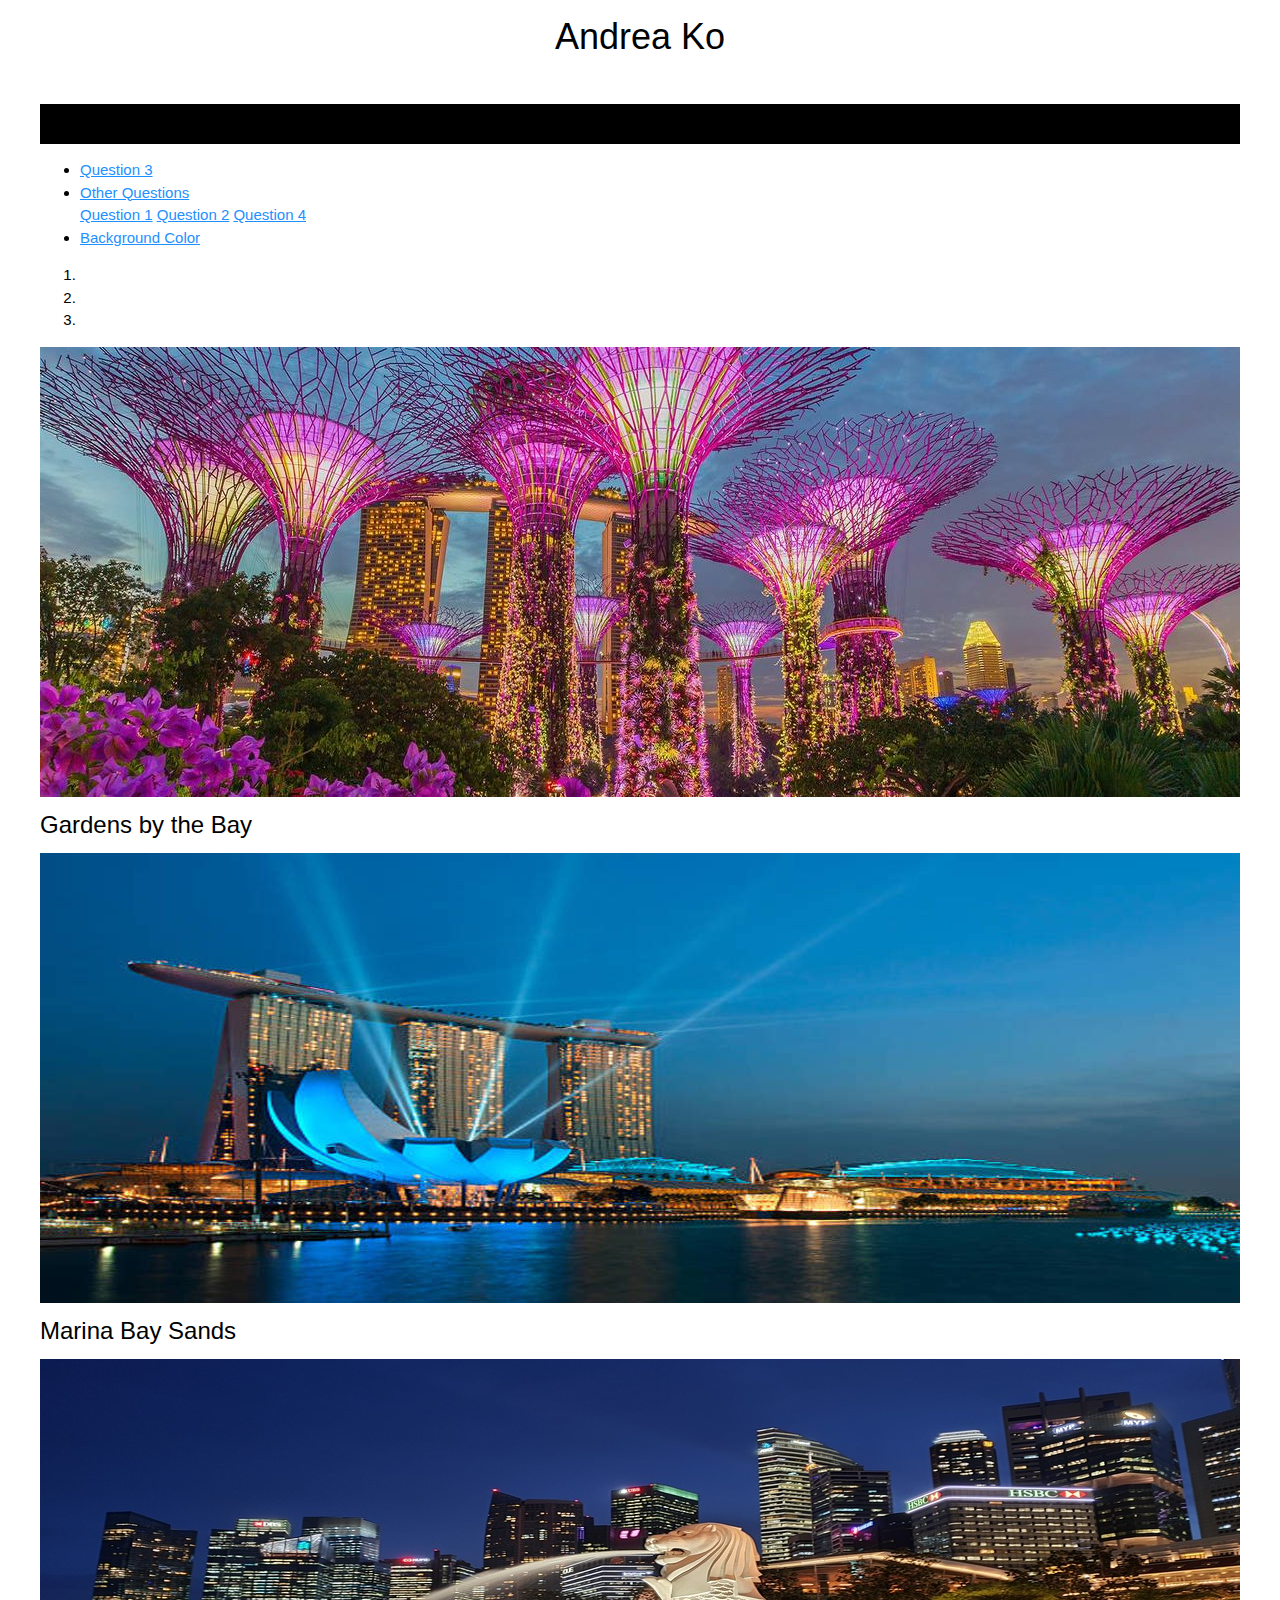
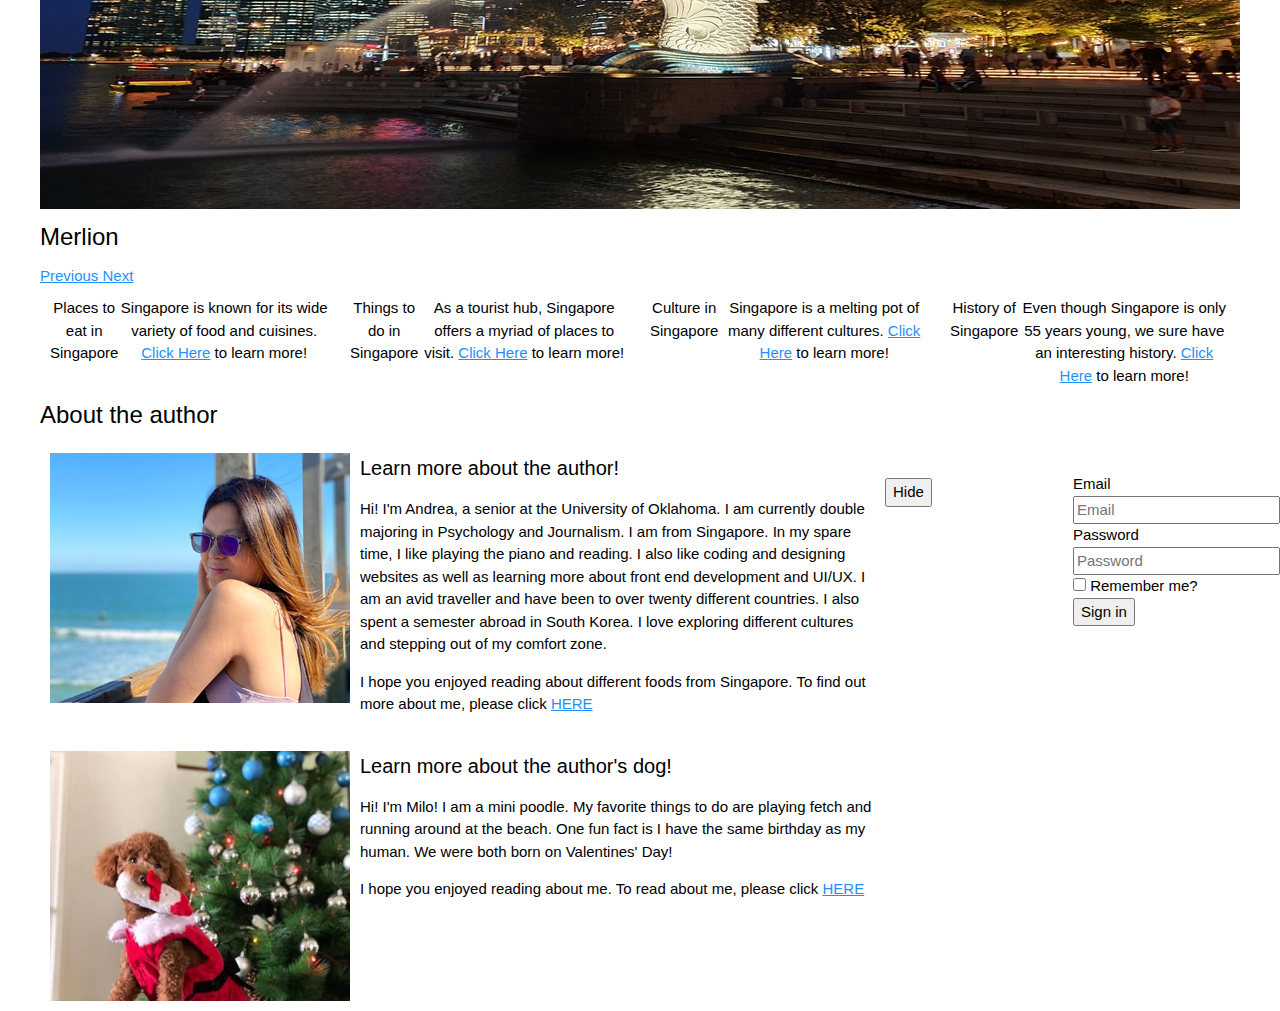
<file: homepage.html>
<html>
   <head>
      <!-- Required meta tags -->
      <meta charset="utf-8">
      <meta name="viewport" content="width=device-width, initial-scale=1, shrink-to-fit=no">
      <!-- Bootstrap CSS -->
      <link rel="stylesheet" href="https://cdn.jsdelivr.net/npm/bootstrap@4.5.3/dist/css/bootstrap.min.css" integrity="sha384-TX8t27EcRE3e/ihU7zmQxVncDAy5uIKz4rEkgIXeMed4M0jlfIDPvg6uqKI2xXr2" crossorigin="anonymous">
      <link rel="stylesheet" href="https://www.w3schools.com/w3css/4/w3.css">
      <link rel="stylesheet" type="text/css" href="homepage.css">
      <title>Question 3</title>
   </head>
   <body id="body">
      <div class="header">
         <h1>Andrea Ko</h1>
      </div>
      <div class="fml">
         <div class="w3-bar w3-black">
            <div class="w3-bar-item"></div>
         </div>
         <ul class="nav nav-tabs">
            <li class="nav-item">
               <a class="nav-link active" href="#">Question 3</a>
            </li>
            <li class="nav-item dropdown">
               <a class="nav-link dropdown-toggle" data-toggle="dropdown" href="#" role="button" aria-haspopup="true" aria-expanded="false">Other Questions</a>
               <div class="dropdown-menu">
                  <a class="dropdown-item" href="../Question%201/layout.html" target="_blank">Question 1</a>
                  <a class="dropdown-item" href="../Question%202/layout2.html" target="_blank">Question 2</a>
                  <a class="dropdown-item" href="../Question%204/article.html" target="_blank">Question 4</a>
                  
                  
               </div>
            </li>
           <!--Interactive feature: Changes the background color of the website to a random one each time-->
            <li class="nav-item">
               <a class="nav-link active" href="#" onclick="swapMe()">Background Color</a>
            </li>


         </ul>
         <div class="carousel carousel-fade" id="featured" data-ride="carousel">
            <!--indicators-->
            <ol class="carousel-indicators">
               <li data-target="#featured" data-slide-to="0" class="active"></li>
               <li data-target="#featured" data-slide-to="1"></li>
               <li data-target="#featured" data-slide-to="2"></li>
            </ol>
            <div class="carousel-inner">
               <!--IMAGE ONE-->
               <div class="carousel-item active">
                  <img class="d-block w-100" src="images/gardens-by-the-bay_banner_1200x450.jpg" alt="Gardens by the Bay">
                  <div class="carousel-caption">
                     <h3>Gardens by the Bay</h3>
                  </div>
               </div>
               <!--IMAGE TWO-->
               <div class="carousel-item">
                  <img class="d-block w-100" src="images/mbs_1200x450.jpg" alt="Marina Bay Sands">
                  <div class="carousel-caption">
                     <h3>Marina Bay Sands</h3>
                  </div>
               </div>
               <!--IMAGE THREE-->
               <div class="carousel-item">
                  <img class="d-block w-100" src="images/merlion_1200x450.jpg" alt="Merlion">
                  <div class="carousel-caption">
                     <h3>Merlion</h3>
                  </div>
               </div>
            </div>
            <!--CAROUSEL CONTROLS-->
            <a class="carousel-control-prev" href="#featured" role="button" data-slide="prev">
            <span class="carousel-control-prev-icon" aria-hidden="true"></span>
            <span class="sr-only">Previous</span>
            </a>
            <a class="carousel-control-next" href="#featured" role="button" data-slide="next">
            <span class="carousel-control-next-icon" aria-hidden ="true"></span>
            <span class="sr-only">Next</span>
            </a>
         </div>
         <div class="row">
            <div class="column">
               <div class="card">
                  <div class="card-header">Places to eat in Singapore</div>
                  <div class="card-content">Singapore is known for its wide variety of food and cuisines. <a href="https://www.eater.com/2016/7/22/12241086/best-singapore-cheap-eats-street-food" target="_blank">Click Here</a> to learn more!</div>
               </div>
            </div>
            <div class="column">
               <div class="card">
                  <div class="card-header">Things to do in Singapore</div>
                  <div class="card-content">As a tourist hub, Singapore offers a myriad of places to visit. <a href="https://www.stb.gov.sg/content/stb/en.html" target="_blank">Click Here</a> to learn more!</div>
               </div>
            </div>
            <div class="column">
               <div class="card">
                  <div class="card-header">Culture in Singapore</div>
                  <div class="card-content">Singapore is a melting pot of many different cultures. <a href="https://www.visitsingapore.com/see-do-singapore/culture-heritage/" target="_blank">Click Here</a> to learn more!</div>
               </div>
            </div>
            <div class="column">
               <div class="card">
                  <div class="card-header">History of Singapore</div>
                  <div class="card-content">Even though Singapore is only 55 years young, we sure have an interesting history. <a href="https://www.visitsingapore.com/travel-guide-tips/about-singapore/" target="_blank">Click Here</a> to learn more!</div>
               </div>
            </div>
         </div>
         <div class="second-header">
            <h3>About the author</h3>
         </div>
             <div class="cardSeries" style="
    width: 70%;
    float: left;
">
            
            
         <div class="card">
                  <div class="formCard">
                     <div class="img:(" style="padding:10px; float:left;">
                        <img src="images/me-beach.png" style="max-width:100%" alt="me image">
                     </div>
                     <div>
                        <h4>Learn more about the author!</h4>
                        <p>Hi! I'm Andrea, a senior at the University of Oklahoma. I am currently double majoring in Psychology and Journalism. I am from Singapore. In my spare time, I like playing the piano and reading. I also like coding and designing websites as well as learning more about front end development and UI/UX. I am an avid traveller and have been to over twenty different countries. I also spent a semester abroad in South Korea. I love exploring different cultures and stepping out of my comfort zone. </p>
                        <p>I hope you enjoyed reading about different foods from Singapore. To find out more about me, please click <a href="http://andreakxn.github.io" target="_blank">HERE</a></p>
                     </div>
                  </div>
               </div>
                 <div class="card" style="margin-top: 10px">
                  <div class="formCard" >
                     <div class="img:(" style="padding:10px; float:left;">
                        <img src="images/milo.png" style="max-width:100%" alt="milo image">
                     </div>
                     <div>
                        <h4>Learn more about the author's dog!</h4>
                        <p>Hi! I'm Milo! I am a mini poodle. My favorite things to do are playing fetch and running around at the beach. One fun fact is I have the same birthday as my human. We were both born on Valentines' Day!</p>
                        <p>I hope you enjoyed reading about me. To read about me, please click <a href="http://andreakxn.oucreate.com/tables.html" target="_blank">HERE</a></p>
                     </div>
                  </div>
               </div>
         </div>
          </div>
         <form id = "forms" style="float:right">
            <div class="form-group row">
               <label for="inputEmail3" class="col-sm-3 col-form-label">Email</label>
               <div class="col-sm-9">
                  <input type="email" class="form-control" id="inputEmail3" placeholder="Email">
               </div>
            </div>
            <div class="form-group row">
               <label for="inputPassword3" class="col-sm-3 col-form-label">Password</label>
               <div class="col-sm-9">
                  <input type="password" class="form-control" id="inputPassword3" placeholder="Password">
               </div>
            </div>
           
            <div class="form-group row">
               <div class="col-sm-2"></div>
               <div class="col-sm-10">
                  <div class="form-check">
                     <input class="form-check-input" type="checkbox" id="gridCheck1">
                     <label class="form-check-label" for="gridCheck1">
                     Remember me?
                     </label>
                  </div>
               </div>
            </div>
            <div class="form-group row">
               <div class="col-sm-10">
                  <button type="submit" class="btn btn-primary">Sign in</button>
               </div>
            </div>
         </form>
<div class="form-group row" >
               <div class="col-sm-10">
         <button id="hideElement" style="float:left; margin:5px" class="btn btn-secondary">Hide</button>
               </div>
            </div>

      <!-- Option 2: jQuery, Popper.js, and Bootstrap JS-->
      <script src="https://code.jquery.com/jquery-3.5.1.slim.min.js" integrity="sha384-DfXdz2htPH0lsSSs5nCTpuj/zy4C+OGpamoFVy38MVBnE+IbbVYUew+OrCXaRkfj" crossorigin="anonymous"></script>
             <script>
                 $(document).ready(function(){
                     var visible = true;
                 $("#hideElement").click(function()
                 {
                     if(visible){
                        $("#forms").hide();
                         $("#hideElement").html('Show');
                         visible=false;
                     }else{
                        $("#forms").show();
                         $("#hideElement").html('Hide');
                         visible=true;
                     }

                });
                 });
                 
             </script>
       
       <script>
                    //Interactive feature: Changes the background color of the website to a random one each time

           color = false;

           function swapMe(){
               
               if(!color){
                   document.getElementById("body").style.backgroundColor = "#" + Math.floor(Math.random()*16777215).toString(16)
                   color = true;
               }else{
                   document.getElementById("body").style.backgroundColor = "#FFFFFF"
                   color = false;
               }
           }
       </script>
      <script src="https://cdn.jsdelivr.net/npm/popper.js@1.16.1/dist/umd/popper.min.js" integrity="sha384-9/reFTGAW83EW2RDu2S0VKaIzap3H66lZH81PoYlFhbGU+6BZp6G7niu735Sk7lN" crossorigin="anonymous"></script>
      <script src="https://cdn.jsdelivr.net/npm/bootstrap@4.5.3/dist/js/bootstrap.min.js" integrity="sha384-w1Q4orYjBQndcko6MimVbzY0tgp4pWB4lZ7lr30WKz0vr/aWKhXdBNmNb5D92v7s" crossorigin="anonymous"></script>
   </body>
</html>
</file>
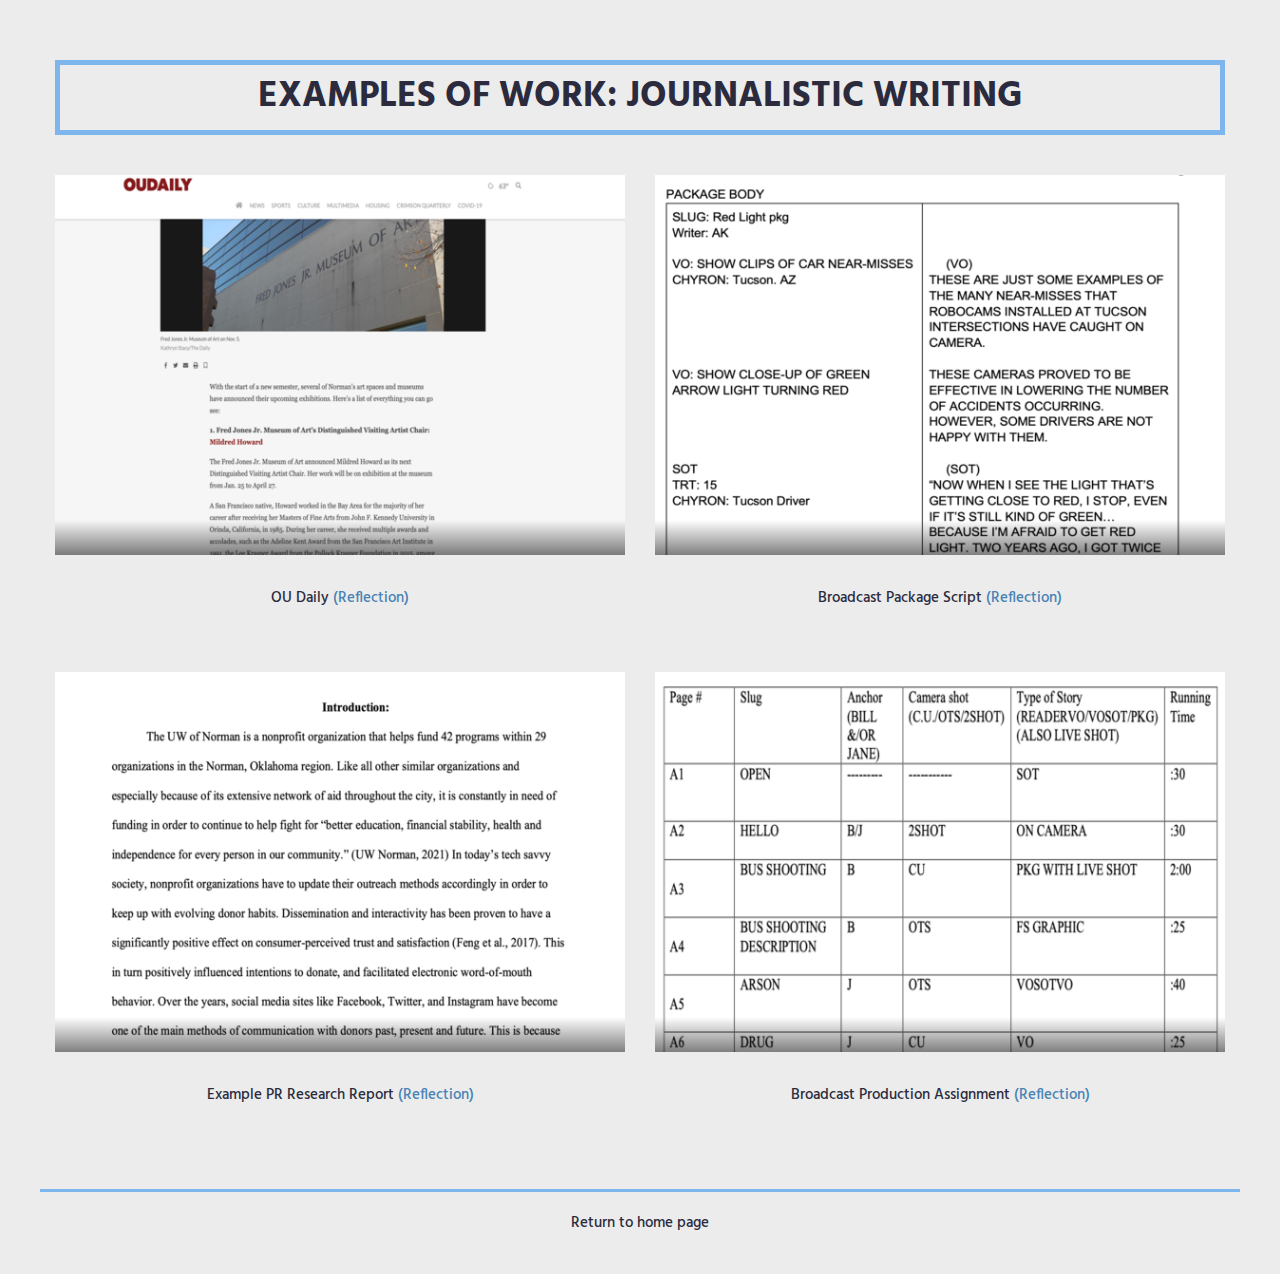
<file: journalism.html>
<!DOCTYPE html>
<html>

    <head>
    
    <meta charset="utf-8">
    <meta http-equiv="X-UA-Compatible" content="IE=edge">
    <meta name="viewport" content="width=device-width, initial-scale=1">
    
        <title>Journalistic Writing</title>
        
        <link rel="icon" href="images/marvelicon.png" type="image/icon type">
        
        <!-- web-fonts -->
    <link href="https://fonts.googleapis.com/css?family=Hind:300,400,500,600,700" rel="stylesheet">

    <!-- font-awesome -->
    <link href="css/font-awesome.min1.css" rel="stylesheet">

    <!-- Bootstrap -->
    <link href="css/bootstrap.min1.css" rel="stylesheet">

    <!-- Style CSS -->
    <link href="css/portstyle.css" rel="stylesheet">

        
    </head>
    
    <body id="page-top" style = "margin: 40px;" class="gray-bg">
        
         <div class="container-fluid">
        <div class="row">
            <div class="col-md-12">
                <div class="section-title">
                    <h1 style = "margin-top: 20px;
                                 margin-bottom: 40px;
                                 text-align: center;
                                 justify-content: center;
                                    border: 5px;
                                    display:block;
                                    position: relative;
                                 border: 5px solid #7CB6EC ">
                        EXAMPLES OF WORK: JOURNALISTIC WRITING </h1>
                    
                    <!--hr-->
                       
                </div>
               
            </div>
        </div>
        <div class="row">
              <div class="col-md-6">
                  
                <a class="portfolio-item" href="https://tinyurl.com/andreaoudaily" target="_blank">
                    <div class="portfolio-thumb">
                        <img src="images/oudaily.jpg" alt="journalistic writing">
                    </div>

                    <div class="portfolio-info">
                       
                    </div>
                    <!-- portfolio-info -->
                </a>
               <h4 class="caption" style="margin-bottom: 60px;">OU Daily <a href="reflection.html#oudaily" target="_blank">(Reflection)</a></h4>
            </div>
            <div class="col-md-6">
                <a class="portfolio-item" href="files/package.pdf"
                target="_blank">
                    <div class="portfolio-thumb">
                        <img src="images/package.jpg" alt="Package Writing">
                    </div>

                    <div class="portfolio-info">
                        
                    </div>
                    
                </a>
                
                <h4 class="caption" style="margin-bottom: 60px;" >Broadcast Package Script <a href="reflection.html#broadcastpkg" target="_blank">(Reflection)</a></h4>
                <!-- .portfolio-item -->
            </div>
            
       
           
           <div class="col-md-6">
            
                <a class="portfolio-item" href="files/intreport.pdf" target="_blank">
                    <div class="portfolio-thumb">
                        <img src="images/intreport.jpg" alt="Personal Branding">
                    </div>

                    <div class="portfolio-info">
                        
                    </div>
                    <!-- portfolio-info -->
                </a>
               <h4 class="caption" style="margin-bottom: 60px;">Example PR Research Report  <a href="reflection.html#PRreport" target="_blank">(Reflection)</a></h4>
                <!-- .portfolio-item -->
            </div>
            <div class="col-md-6">
                 
                <a class="portfolio-item" href="files/producing.pdf" target="_blank">
                    <div class="portfolio-thumb">
                        <img src="images/production.jpg" alt="portfolio">
                    </div>

                    <div class="portfolio-info">
                        
                    </div>
                    <!-- portfolio-info -->
                </a>
                <h4 class="caption" style="margin-bottom: 60px;">Broadcast Production Assignment <a href="reflection.html#broadcastproduction" target="_blank">(Reflection)</a></h4>
                <!-- .portfolio-item -->
            </div>

        </div>
        <!-- /.row -->
    </div>
<!-- .portfolio -->
 <hr>
    
    
        <footer style="text-align: center;
                     "><h5><a href="https://andreakxn.github.io" style="color: #2b2b3d">Return to home page</a></h5></footer>
   


<!-- jquery -->
<script src="js/jquery-2.1.4.min.js"></script>

<!-- Bootstrap -->
<script src="js/bootstrap.min.js"></script>
<script src="js/scripts.js"></script>
    </body>

</html>
</file>
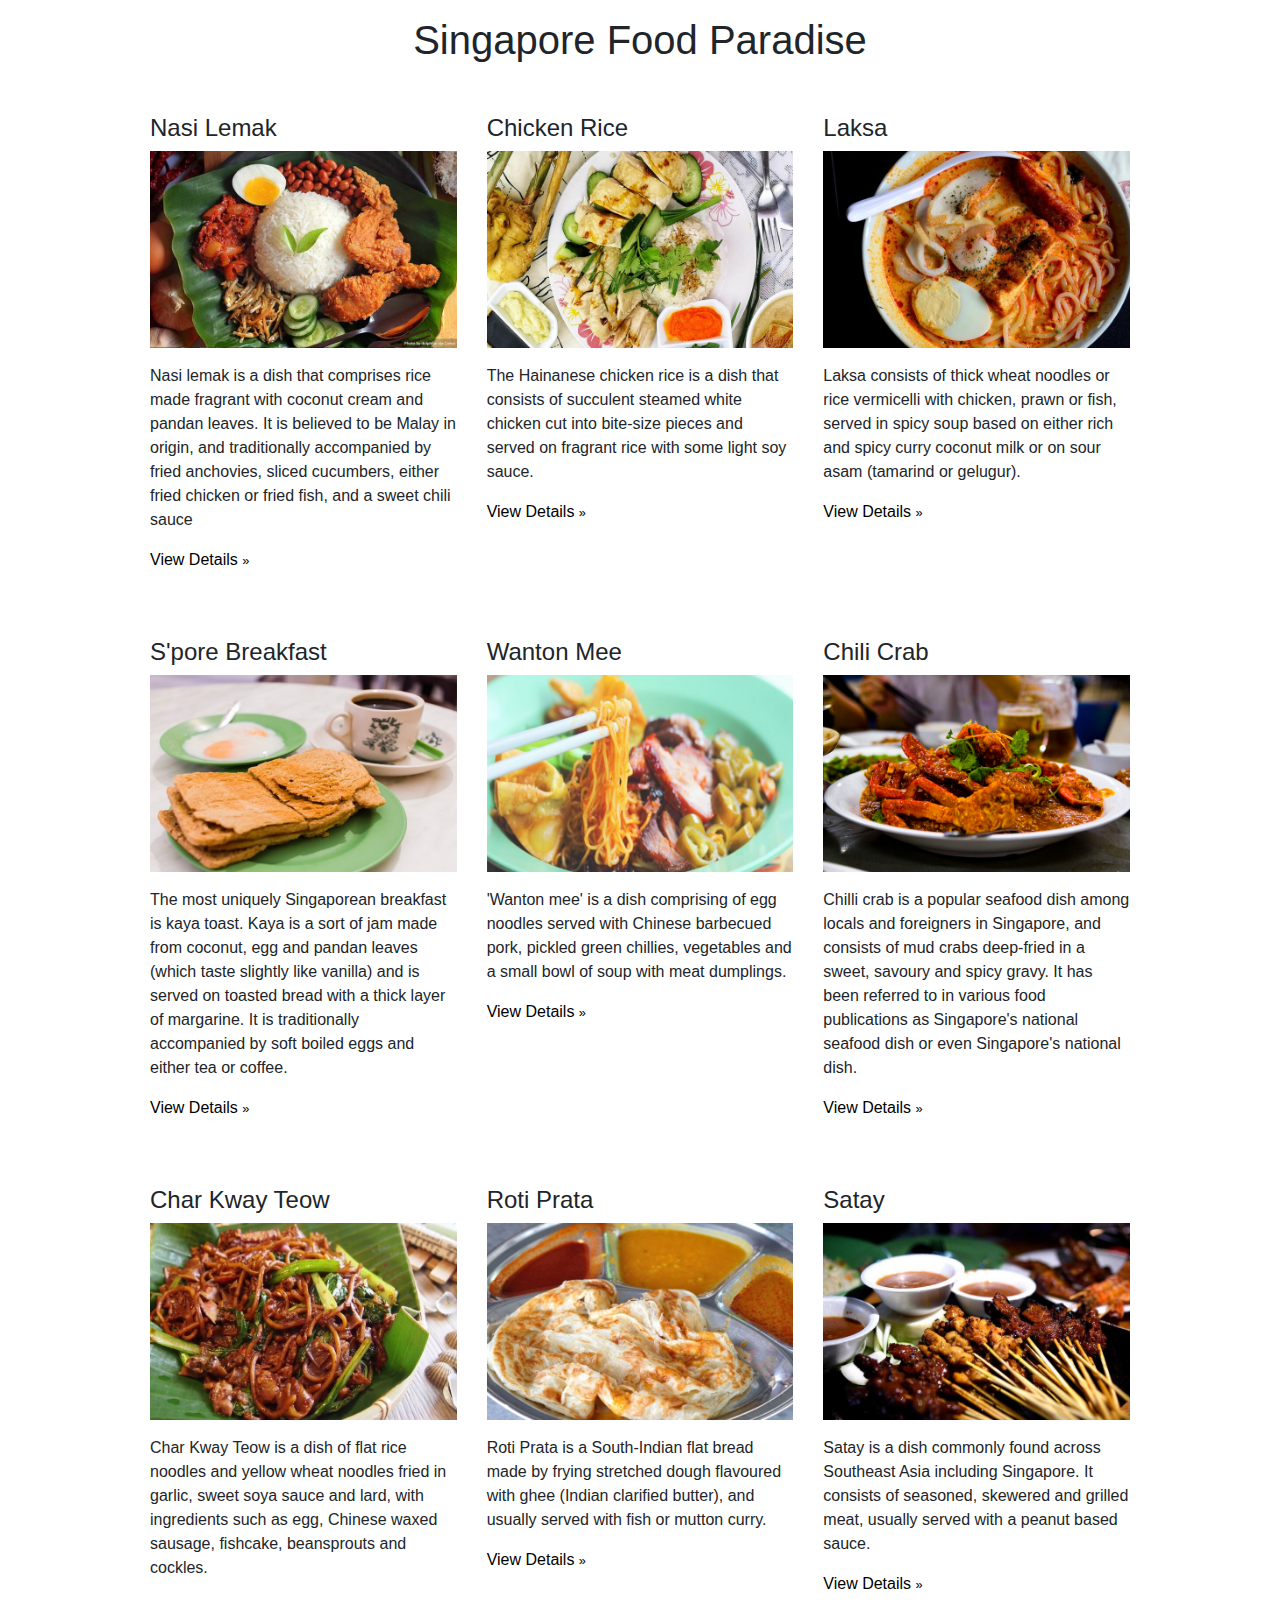
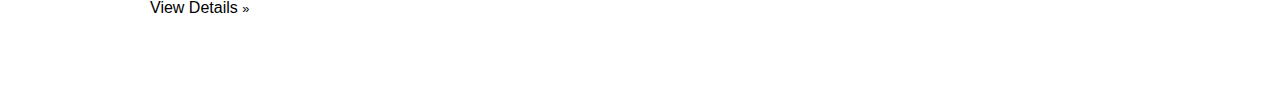
<file: lowfiwireframe.html>
<!DOCTYPE html>
<html lang="en">
<head>
  <title>Low Fidelity Wireframe</title>
  <meta charset="utf-8">
  <meta name="viewport" content="width=device-width, initial-scale=1">
  <link rel="stylesheet" href="https://maxcdn.bootstrapcdn.com/bootstrap/4.5.2/css/bootstrap.min.css">
  
    <link rel="stylesheet" href="lowfiwireframe.css">
 
</head>
<body>

<div class="text-center my-3">
  <h1>Singapore Food Paradise</h1> 
</div>
  
<div class="container">
  <div class="row">
    <div class="col-sm-4">
      <h4>Nasi Lemak</h4>
      <img src="images/rsz_nasilemak.jpg" alt="Nasi Lemak" width="100%" height="auto">
        <p></p>
      <p>Nasi lemak is a dish that comprises rice made fragrant with coconut cream and pandan leaves.  It is believed to be Malay in origin, and traditionally accompanied by fried anchovies, sliced cucumbers, either fried chicken or fried fish, and a sweet chili sauce</p>
      <p><a href="#">View Details <small>&#187;</small></a></p>
    </div>
    <div class="col-sm-4">
      <h4>Chicken Rice</h4>
      <img src="images/rsz_chickenrice.jpg" alt="Chicken Rice" width="100%" height="auto">
        <p></p>
      <p>The Hainanese chicken rice is a dish that consists of succulent steamed white chicken cut into bite-size pieces and served on fragrant rice with some light soy sauce.</p>
      <p><a href="#">View Details <small>&#187;</small></a></p>
    </div>
    <div class="col-sm-4">
      <h4>Laksa</h4> 
      <img src="images/rsz_laksa.jpg" alt="Laksa" width="100%" height="auto">  
        <p></p>
      <p>Laksa consists of thick wheat noodles or rice vermicelli with chicken, prawn or fish, served in spicy soup based on either rich and spicy curry coconut milk or on sour asam (tamarind or gelugur).</p>
      <p><a href="#">View Details <small>&#187;</small></a></p>
    </div>
  </div>
  <div class="row">
    <div class="col-sm-4">
      <h4>S'pore Breakfast</h4>
      <img src="images/rsz_bfast.jpg" alt="Breakfast" width="100%" height="auto">
        <p></p>
      <p>The most uniquely Singaporean breakfast is kaya toast. Kaya is a sort of jam made from coconut, egg and pandan leaves (which taste slightly like vanilla) and is served on toasted bread with a thick layer of margarine. It is traditionally accompanied by soft boiled eggs and either tea or coffee.</p>
      <p><a href="#">View Details <small>&#187;</small></a></p>
    </div>
      
    <div class="col-sm-4">
      <h4>Wanton Mee</h4>
      <img src="images/rsz_wantonmee.jpg" alt="Wanton Mee" width="100%" height="auto">
        <p></p>
      <p>'Wanton mee' is a dish comprising of egg noodles served with Chinese barbecued pork, pickled green chillies, vegetables and a small bowl of soup with meat dumplings.</p>
      <p><a href="#">View Details <small>&#187;</small></a></p>
    </div>
    <div class="col-sm-4">
      <h4>Chili Crab</h4> 
      <img src="images/rsz_chili_crab.jpg" alt="Chili Crab" width="100%" height="auto">       <p></p>
      <p>Chilli crab is a popular seafood dish among locals and foreigners in Singapore, and consists of mud crabs deep-fried in a sweet, savoury and spicy gravy. It has been referred to in various food publications as Singapore's national seafood dish or even Singapore's national dish.</p>
      <p><a href="#">View Details <small>&#187;</small></a></p>
    </div>
  </div>
  <div class="row">
    <div class="col-sm-4">
      <h4>Char Kway Teow</h4>
      <img src="images/rsz_charkwayteow.jpg" alt="Char Kway Teow" width="100%" height="auto">
        <p></p>
      <p>Char Kway Teow is a dish of flat rice noodles and yellow wheat noodles fried in garlic, sweet soya sauce and lard, with ingredients such as egg, Chinese waxed sausage, fishcake, beansprouts and cockles.</p>
      <p><a href="#">View Details <small>&#187;</small></a></p>
    </div>
    <div class="col-sm-4">
      <h4>Roti Prata</h4>
      <img src="images/rsz_rotiprata.jpg" alt="" width="100%" height="auto">
        <p></p>
      <p> Roti Prata is a South-Indian flat bread made by frying stretched dough flavoured with ghee (Indian clarified butter), and usually served with fish or mutton curry.</p>
      <p><a href="#">View Details <small>&#187;</small></a></p>
    </div>
    <div class="col-sm-4">
      <h4>Satay</h4> 
      <img src="images/rsz_satay.jpg" alt="Satay" width="100%" height="auto">  
        <p></p>
      <p>Satay is a dish commonly found across Southeast Asia including Singapore. It consists of seasoned, skewered and grilled meat, usually served with a peanut based sauce.</p>
      <p><a href="#">View Details <small>&#187;</small></a></p>
    </div>
  </div>  
</div>
<script src="https://ajax.googleapis.com/ajax/libs/jquery/3.5.1/jquery.min.js"></script>
  <script src="https://cdnjs.cloudflare.com/ajax/libs/popper.js/1.16.0/umd/popper.min.js"></script>
  <script src="https://maxcdn.bootstrapcdn.com/bootstrap/4.5.2/js/bootstrap.min.js"></script>
</body>
</html>
</file>
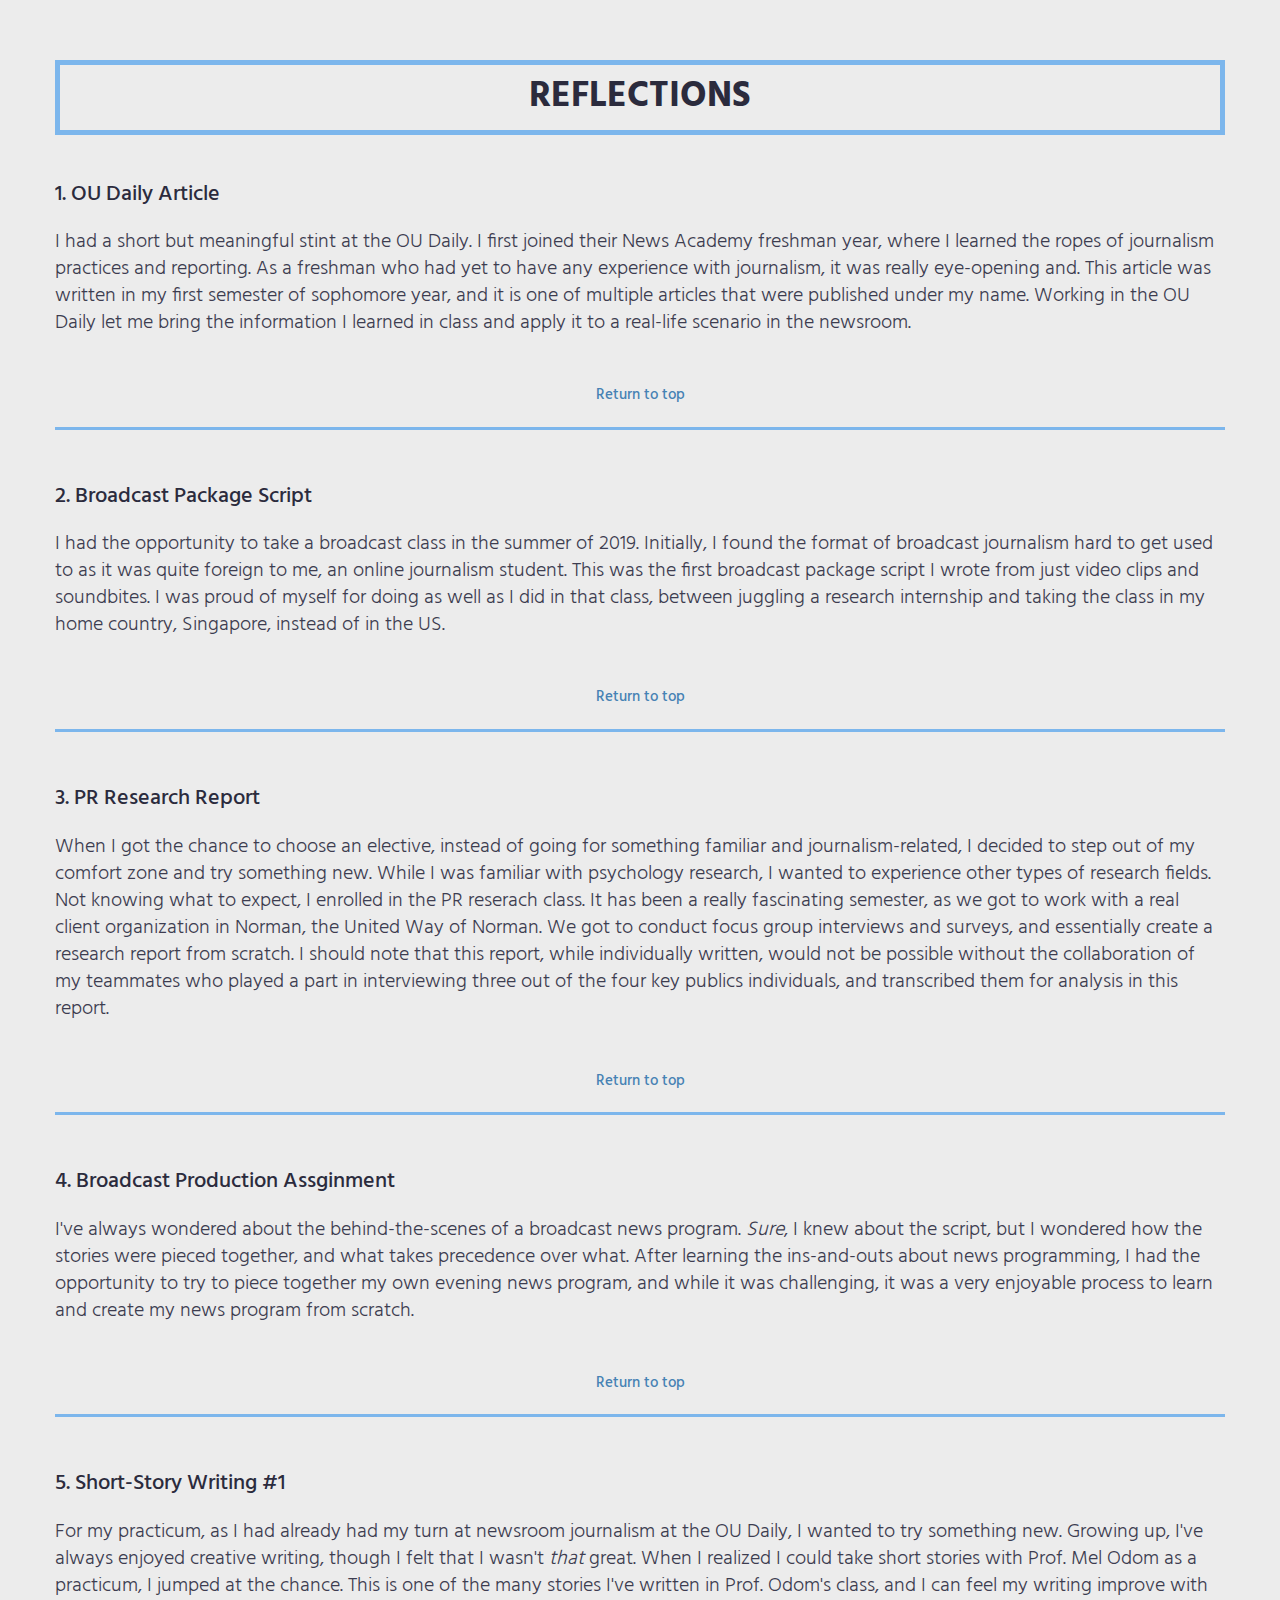
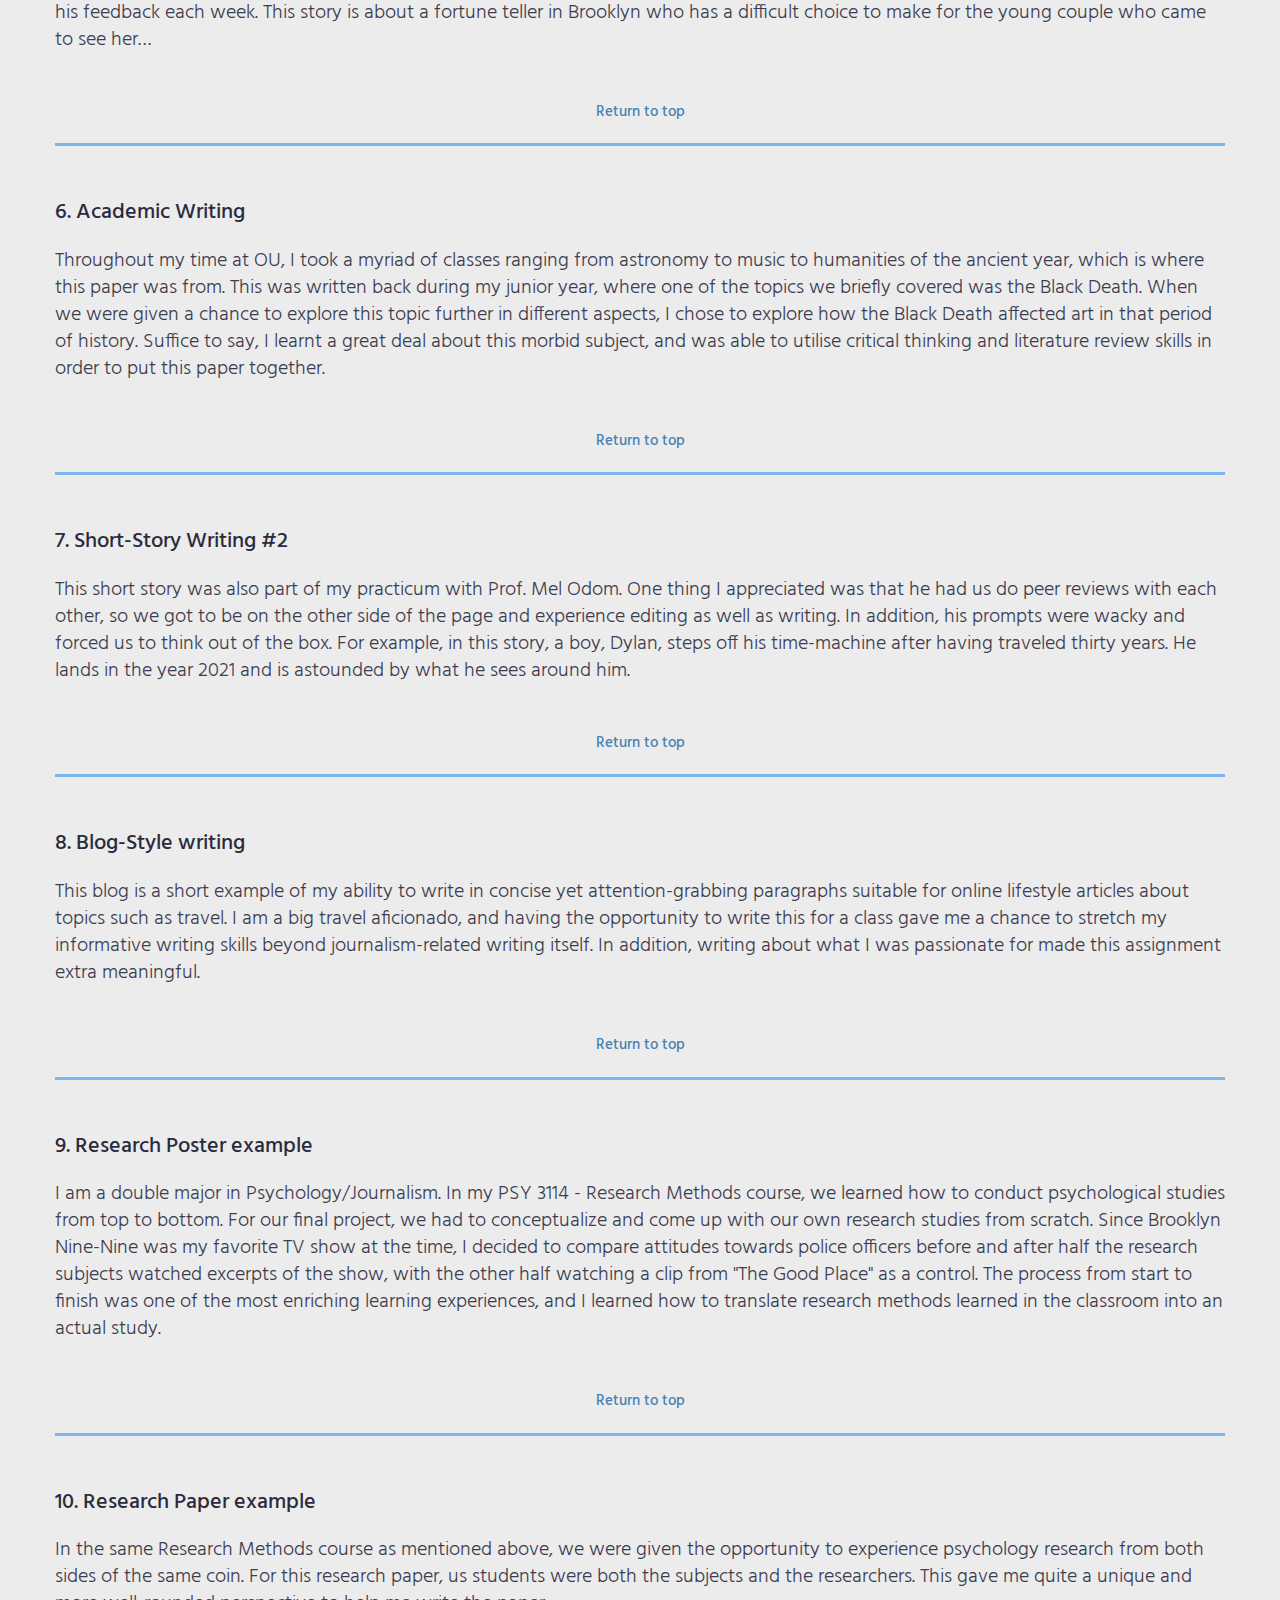
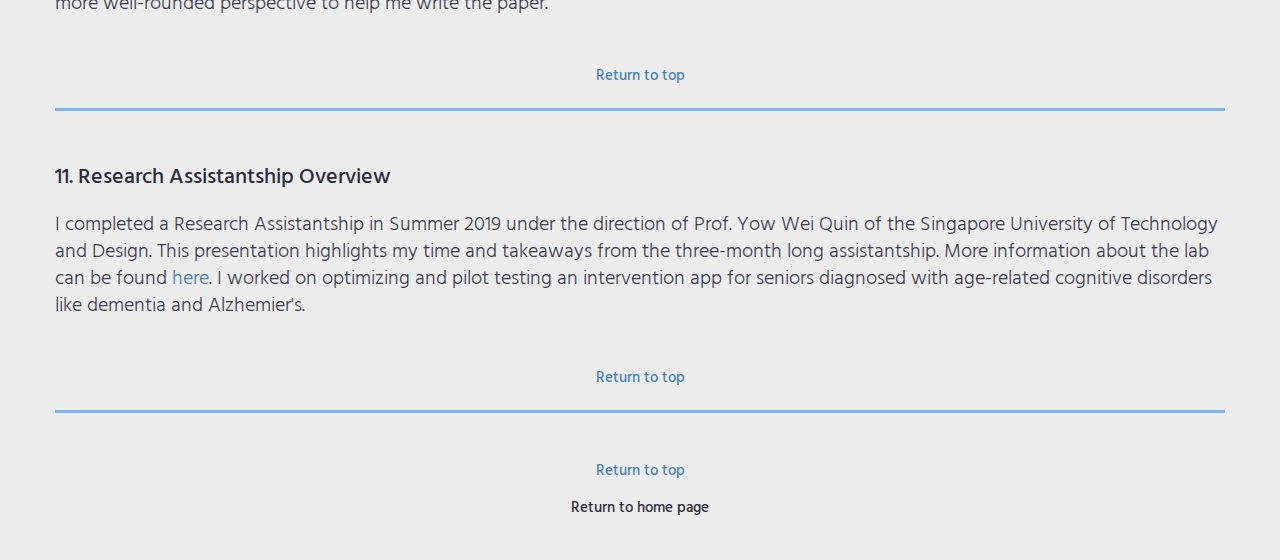
<file: reflection.html>
<!DOCTYPE html>
<html>

    <head>
    
    <meta charset="utf-8">
    <meta http-equiv="X-UA-Compatible" content="IE=edge">
    <meta name="viewport" content="width=device-width, initial-scale=1">
    
        <title>Reflections</title>
        
        <link rel="icon" href="images/marvelicon.png" type="image/icon type">
        
        <!-- web-fonts -->
    <link href="https://fonts.googleapis.com/css?family=Hind:300,400,500,600,700" rel="stylesheet">

    <!-- font-awesome -->
    <link href="css/font-awesome.min1.css" rel="stylesheet">

    <!-- Bootstrap -->
    <link href="css/bootstrap.min1.css" rel="stylesheet">

    <!-- Style CSS -->
    <link href="css/portstyle.css" rel="stylesheet">

        
    </head>
    
    <body id="page-top" style = "margin: 40px;" class="gray-bg">
        
         <div class="container-fluid">
        <div class="row">
            <div class="col-md-12">
                <div class="section-title">
                    <h1 style = "margin-top: 20px;
                                 margin-bottom: 40px;
                                 text-align: center;
                                 justify-content: center;
                                    border: 5px;
                                    display:block;
                                    position: relative;
                                 border: 5px solid #7CB6EC ">
                        REFLECTIONS </h1>
                    
                    <!--hr-->
                       
                </div>
               
            </div>
        </div>
      <div class="reflection-item" id="oudaily">
             
          <h3>1. OU Daily Article</h3>
             <p> I had a short but meaningful stint at the OU Daily. I first joined their News Academy freshman year, where I learned the ropes of journalism practices and reporting. As a freshman who had yet to have any experience with journalism, it was really eye-opening and. This article was written in my first semester of sophomore year, and it is one of multiple articles that were published under my name. Working in the OU Daily let me bring the information I learned in class and apply it to a real-life scenario in the newsroom. 
</p>
             
             
             </div>
             <br>
                        <h5 style="text-align: center;"><a href="#page-top">Return to top</a></h5> 

             <hr>
             <br>
            
             
             <div class="reflection-item" id="broadcastpkg">
             
          <h3>2. Broadcast Package Script</h3>
             <p> I had the opportunity to take a broadcast class in the summer of 2019. Initially, I found the format of broadcast journalism hard to get used to as it was quite foreign to me, an online journalism student. This was the first broadcast package script I wrote from just video clips and soundbites. I was proud of myself for doing as well as I did in that class, between juggling a research internship and taking the class in my home country, Singapore, instead of in the US.

</p>
             </div>          

             <br>
             <h5 style="text-align: center;"><a href="#page-top">Return to top</a></h5> 
             <hr>
             <br>
             <div class="reflection-item" id="PRreport">

                 <h3>3. PR Research Report</h3>
                 <p>When I got the chance to choose an elective, instead of going for something familiar and journalism-related, I decided to step out of my comfort zone and try something new. While I was familiar with psychology research, I wanted to experience other types of research fields. Not knowing what to expect, I enrolled in the PR reserach class. It has been a really fascinating semester, as we got to work with a real client organization in Norman, the United Way of Norman. We got to conduct focus group interviews and surveys, and essentially create a research report from scratch. I should note that this report, while individually written, would not be possible without the collaboration of my teammates who played a part in interviewing three out of the four key publics individuals, and transcribed them for analysis in this report.
                   
                 
                 </p>
                 
               
             </div>
             <br>
             <h5 style="text-align: center;"><a href="#page-top">Return to top</a></h5> 
             <hr>
             <br>
             
             <div class="reflection-item" id="broadcastproduction">

                 <h3>4. Broadcast Production Assginment</h3>
                 <p>I've always wondered about the behind-the-scenes of a broadcast news program. <em>Sure</em>, I knew about the script, but I wondered how the stories were pieced together, and what takes precedence over what. After learning the ins-and-outs about news programming, I had the opportunity to try to piece together my own evening news program, and while it was challenging, it was a very enjoyable process to learn and create my news program from scratch.
                 
                 </p>
                 
               
             </div>
             <br>
             <h5 style="text-align: center;"><a href="#page-top">Return to top</a></h5> 
             <hr>
             <br>
             <div class="reflection-item" id="shortstoryone">

                 <h3>5. Short-Story Writing #1</h3>
                 <p>For my practicum, as I had already had my turn at newsroom journalism at the OU Daily, I wanted to try something new. Growing up, I've always enjoyed creative writing, though I felt that I wasn't <em>that</em> great. When I realized I could take short stories with Prof. Mel Odom as a practicum, I jumped at the chance. This is one of the many stories I've written in Prof. Odom's class, and I can feel my writing improve with his feedback each week. This story is about a fortune teller in Brooklyn who has a difficult choice to make for the young couple who came to see her&hellip;
                 
                 </p>
                 
               
             </div>
             <br>
             <h5 style="text-align: center;"><a href="#page-top">Return to top</a></h5> 
             <hr>
             <br>
             
 <div class="reflection-item" id="acadwriting">

                 <h3>6. Academic Writing</h3>
                 <p>Throughout my time at OU, I took a myriad of classes ranging from astronomy to music to humanities of the ancient year, which is where this paper was from. This was written back during my junior year, where one of the topics we briefly covered was the Black Death. When we were given a chance to explore this topic further in different aspects, I chose to explore how the Black Death affected art in that period of history. Suffice to say, I learnt a great deal about this morbid subject, and was able to utilise critical thinking and literature review skills in order to put this paper together.
                 </p>
                 
               
             </div>
             <br>
             <h5 style="text-align: center;"><a href="#page-top">Return to top</a></h5> 
             <hr>
             <br>
              <div class="reflection-item" id="shortstorytwo">

                 <h3>7. Short-Story Writing #2</h3>
                 <p>This short story was also part of my practicum with Prof. Mel Odom. One thing I appreciated was that he had us do peer reviews with each other, so we got to be on the other side of the page and experience editing as well as writing. In addition, his prompts were wacky and forced us to think out of the box. For example, in this story, a boy, Dylan, steps off his time-machine after having traveled thirty years. He lands in the year 2021 and is astounded by what he sees around him.
                 
                 </p>
                 
               
             </div>
             <br>
             <h5 style="text-align: center;"><a href="#page-top">Return to top</a></h5> 
             <hr>
             <br>
               <div class="reflection-item" id="blogwriting">

                 <h3>8. Blog-Style writing</h3>
                 <p>This blog is a short example of my ability to write in concise yet attention-grabbing paragraphs suitable for online lifestyle articles about topics such as travel. I am a big travel aficionado, and having the opportunity to write this for a class gave me a chance to stretch my informative writing skills beyond journalism-related writing itself. In addition, writing about what I was passionate for made this assignment extra meaningful.
                 </p>
                 
               
             </div>
             <br>
             <h5 style="text-align: center;"><a href="#page-top">Return to top</a></h5> 
             <hr>
             <br>
              <div class="reflection-item" id="researchposter">

                 <h3>9. Research Poster example</h3>
                 <p>I am a double major in Psychology/Journalism. In my PSY 3114 - Research Methods course, we learned how to conduct psychological studies from top to bottom. For our final project, we had to conceptualize and come up with our own research studies from scratch. Since Brooklyn Nine-Nine was my favorite TV show at the time, I decided to compare attitudes towards police officers before and after half the research subjects watched excerpts of the show, with the other half watching a clip from "The Good Place" as a control. The process from start to finish was one of the most enriching learning experiences, and I learned how to translate research methods learned in the classroom into an actual study.
                 
               
             </div>
             <br>
             <h5 style="text-align: center;"><a href="#page-top">Return to top</a></h5> 
             <hr>
             <br>
             <div class="reflection-item" id="researchpaper">

                 <h3>10. Research Paper example</h3>
                 <p>In the same Research Methods course as mentioned above, we were given the opportunity to experience psychology research from both sides of the same coin. For this research paper, us students were both the subjects and the researchers. This gave me quite a unique and more well-rounded perspective to help me write the paper.
                 
               
             </div>
             <br>
             <h5 style="text-align: center;"><a href="#page-top">Return to top</a></h5> 
             <hr>
             <br>
              <div class="reflection-item" id="researchpaper">

                <h3>11. Research Assistantship Overview</h3>
                 <p>I completed a Research Assistantship in Summer 2019 under the direction of Prof. Yow Wei Quin of the Singapore University of Technology and Design. This presentation highlights my time and takeaways from the three-month long assistantship. More information about the lab can be found <a href="https://people.sutd.edu.sg/~quin/" target="_blank"> here</a>. I worked on optimizing and pilot testing an intervention app for seniors diagnosed with age-related cognitive disorders like dementia and Alzhemier's.
               
             </div>
             <br>
             <h5 style="text-align: center;"><a href="#page-top">Return to top</a></h5> 
             <hr>
             <br>
        </div>
    
        <footer style="text-align: center;">
            
           <h5><a href="#page-top">Return to top</a></h5> 
            
            
            <h5><a href="https://andreakxn.github.io" style="color: #2b2b3d"
                   onMouseOver="this.style.color='dodgerblue'"
                   onMouseOut="this.style.color='#2b2b3d'"
                   
                   >Return to home page</a></h5>
        
            
        
        
        </footer>
   


<!-- jquery -->
<script src="js/jquery-2.1.4.min.js"></script>

<!-- Bootstrap -->
<script src="js/bootstrap.min.js"></script>
<script src="js/scripts.js"></script>
    </body>

</html>
</file>
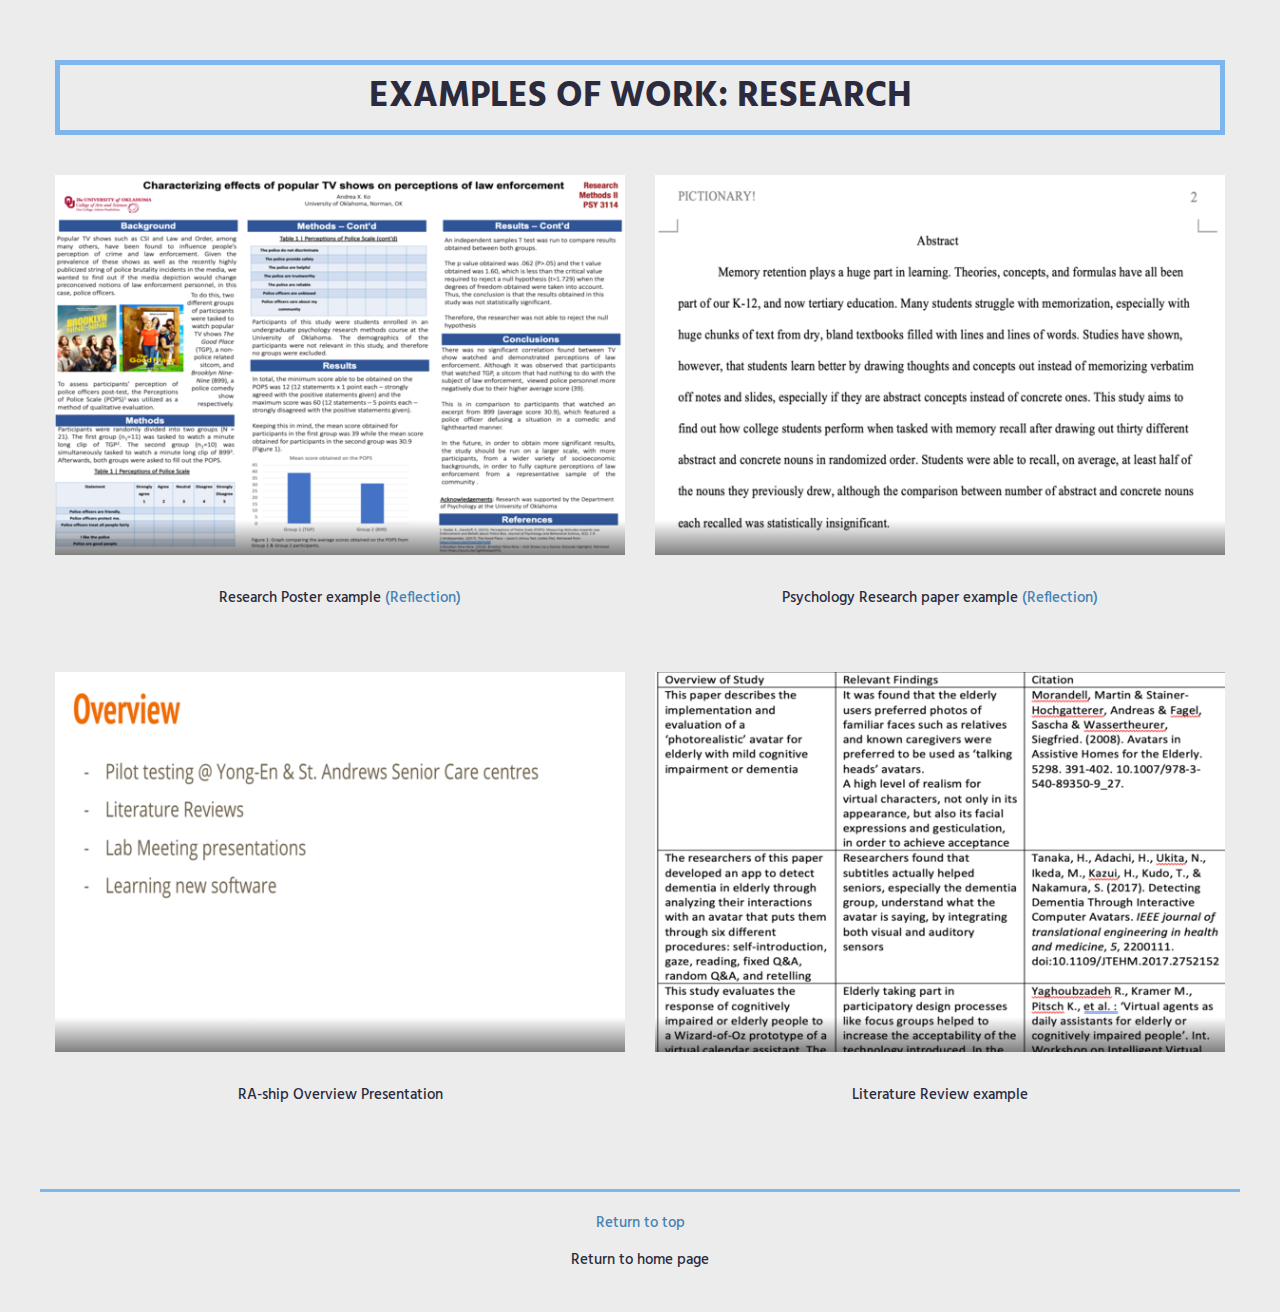
<file: research.html>
<!DOCTYPE html>
<html>

    <head>
    
    <meta charset="utf-8">
    <meta http-equiv="X-UA-Compatible" content="IE=edge">
    <meta name="viewport" content="width=device-width, initial-scale=1">
    
        <title>Research</title>
        
        <link rel="icon" href="images/marvelicon.png" type="image/icon type">
        
        <!-- web-fonts -->
    <link href="https://fonts.googleapis.com/css?family=Hind:300,400,500,600,700" rel="stylesheet">

    <!-- font-awesome -->
    <link href="css/font-awesome.min1.css" rel="stylesheet">

    <!-- Bootstrap -->
    <link href="css/bootstrap.min1.css" rel="stylesheet">

    <!-- Style CSS -->
    <link href="css/portstyle.css" rel="stylesheet">

        
    </head>
    
    <body id="page-top" style = "margin: 40px;" class="gray-bg">
        
         <div class="container-fluid">
        <div class="row">
            <div class="col-md-12">
                <div class="section-title">
                    <h1 style = "margin-top: 20px;
                                 margin-bottom: 40px;
                                 text-align: center;
                                 justify-content: center;
                                    border: 5px;
                                    display:block;
                                    position: relative;
                                 border: 5px solid #7CB6EC ">
                        EXAMPLES OF WORK: RESEARCH </h1>
                    
                    <!--hr-->
                       
                </div>
               
            </div>
        </div>
        <div class="row">
              <div class="col-md-6">
                  
                <a class="portfolio-item" href="files/3114%20poster.pdf"z target="_blank">
                    <div class="portfolio-thumb">
                        <img src="images/poster.jpg" alt="Research poster">
                    </div>

                    <div class="portfolio-info">
                       
                    </div>
                    <!-- portfolio-info -->
                </a>
               <h4 class="caption" style="margin-bottom: 60px;">Research Poster example <a href="reflection.html#researchposter" target="_blank">(Reflection)</a></h4>
            </div>
            <div class="col-md-6">
                <a class="portfolio-item" href="files/psy%20paper.pdf"
                target="_blank">
                    <div class="portfolio-thumb">
                        <img src="images/pictpaper.jpg" alt="Psych Research paper">
                    </div>

                    <div class="portfolio-info">
                        
                    </div>
                    
                </a>
                
                <h4 class="caption" style="margin-bottom: 60px;" >Psychology Research paper example <a href="reflection.html#researchpaper" target="_blank">(Reflection)</a></h4>
                <!-- .portfolio-item -->
            </div>
            
       
           
           <div class="col-md-6">
            
                <a class="portfolio-item" href="https://docs.google.com/presentation/d/1iBo68ZTk9pLDr0-vt8IXrA9hSXmCQzCcDTu-SqR1sUM/edit?usp=sharing" target="_blank">
                    <div class="portfolio-thumb">
                        <img src="images/presentation.jpg" alt="Presentation">
                    </div>

                    <div class="portfolio-info">
                        
                    </div>
                    <!-- portfolio-info -->
                </a>
               <h4 class="caption" style="margin-bottom: 60px;">RA-ship Overview Presentation</h4>
                <!-- .portfolio-item -->
            </div>
            <div class="col-md-6">
                 
                <a class="portfolio-item" href="files/litreview.pdf" target="_blank">
                    <div class="portfolio-thumb">
                        <img src="images/litreview.jpg" alt="portfolio">
                    </div>

                    <div class="portfolio-info">
                        
                    </div>
                    <!-- portfolio-info -->
                </a>
                <h4 class="caption" style="margin-bottom: 60px;">Literature Review example</h4>
            </div>

        </div>
        <!-- /.row -->
    </div>
<!-- .portfolio -->
 <hr>
    
    
        <footer style="text-align: center;
                       ">
            
           <h5><a href="#page-top">Return to top</a></h5> 
            
            
            <h5><a href="https://andreakxn.github.io" style="color: #2b2b3d"
                   onMouseOver="this.style.color='dodgerblue'"
                   onMouseOut="this.style.color='#2b2b3d'"
                   
                   >Return to home page</a></h5>
        
            
        
        
        </footer>
   


<!-- jquery -->
<script src="js/jquery-2.1.4.min.js"></script>

<!-- Bootstrap -->
<script src="js/bootstrap.min.js"></script>
<script src="js/scripts.js"></script>
    </body>

</html>
</file>
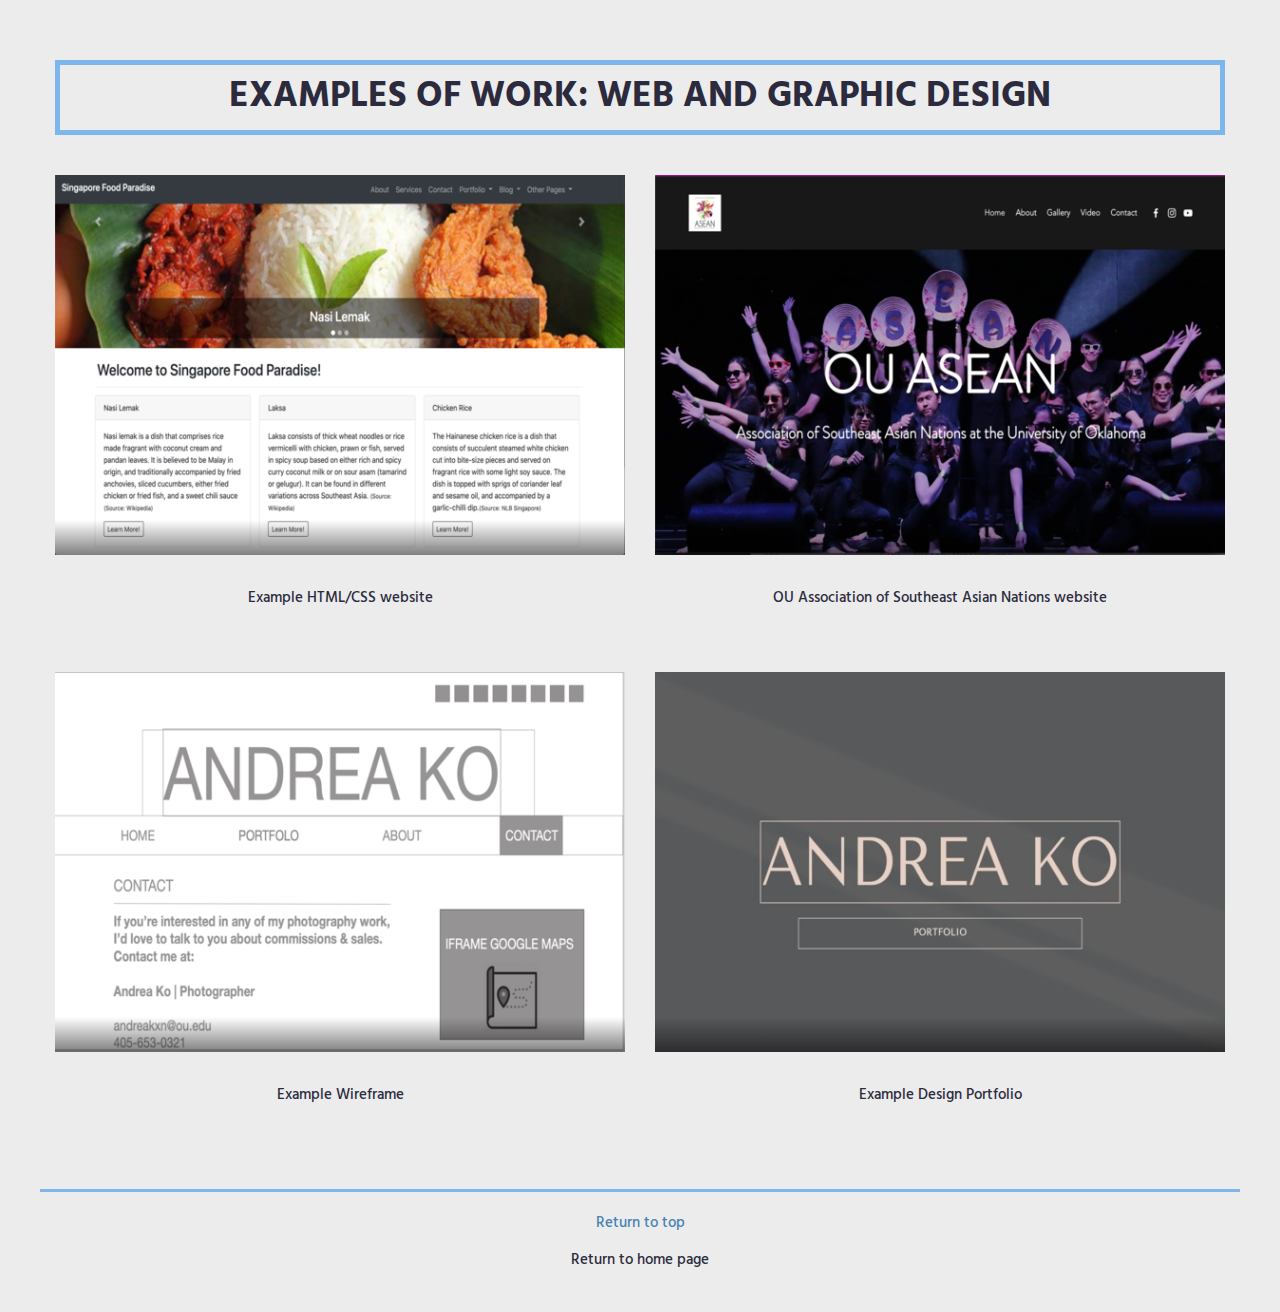
<file: webdesign.html>
<!DOCTYPE html>
<html>

    <head>
    
    <meta charset="utf-8">
    <meta http-equiv="X-UA-Compatible" content="IE=edge">
    <meta name="viewport" content="width=device-width, initial-scale=1">
    
        <title>Web Design</title>
        
        <link rel="icon" href="images/marvelicon.png" type="image/icon type">
        
        <!-- web-fonts -->
    <link href="https://fonts.googleapis.com/css?family=Hind:300,400,500,600,700" rel="stylesheet">

    <!-- font-awesome -->
    <link href="css/font-awesome.min1.css" rel="stylesheet">

    <!-- Bootstrap -->
    <link href="css/bootstrap.min1.css" rel="stylesheet">

    <!-- Style CSS -->
    <link href="css/portstyle.css" rel="stylesheet">

        
    </head>
    
    <body id="page-top" style = "margin: 40px;" class="gray-bg">
        
         <div class="container-fluid">
        <div class="row">
            <div class="col-md-12">
                <div class="section-title">
                    <h1 style = "margin-top: 20px;
                                 margin-bottom: 40px;
                                 text-align: center;
                                 justify-content: center;
                                    border: 5px;
                                    display:block;
                                    position: relative;
                                 border: 5px solid #7CB6EC ">
                        EXAMPLES OF WORK: WEB AND GRAPHIC DESIGN </h1>
                    
                    <!--hr-->
                       
                </div>
               
            </div>
        </div>
        <div class="row">
              <div class="col-md-6">
                  
                <a class="portfolio-item" href="hifiwireframe.html" target="_blank">
                    <div class="portfolio-thumb">
                        <img src="images/hifi.jpg" alt="example website">
                    </div>

                    <div class="portfolio-info">
                       
                    </div>
                    <!-- portfolio-info -->
                </a>
               <h4 class="caption" style="margin-bottom: 60px;">Example HTML/CSS website</h4>
            </div>
            <div class="col-md-6">
                <a class="portfolio-item" href="https://aseanatou.wixsite.com/home"
                target="_blank">
                    <div class="portfolio-thumb">
                        <img src="images/asean.jpg" alt="OU ASEAN site">
                    </div>

                    <div class="portfolio-info">
                        
                    </div>
                    
                </a>
                
                <h4 class="caption" style="margin-bottom: 60px;" >OU Association of Southeast Asian Nations website</h4>
                <!-- .portfolio-item -->
            </div>
            
       
           
           <div class="col-md-6">
            
                <a class="portfolio-item" href="files/examplewireframe.pdf" target="_blank">
                    <div class="portfolio-thumb">
                        <img src="images/wireframe.jpg" alt="Example wireframe">
                    </div>

                    <div class="portfolio-info">
                        
                    </div>
                    <!-- portfolio-info -->
                </a>
               <h4 class="caption" style="margin-bottom: 60px;">Example Wireframe</h4>
                <!-- .portfolio-item -->
            </div>
            <div class="col-md-6">
                 
                <a class="portfolio-item" href="files/Ko_portfolio.pdf" target="_blank">
                    <div class="portfolio-thumb">
                        <img src="images/portfolio.jpg" alt="example portfolio">
                    </div>

                    <div class="portfolio-info">
                        
                    </div>
                    <!-- portfolio-info -->
                </a>
                <h4 class="caption" style="margin-bottom: 60px;">Example Design Portfolio</h4>
                <!-- .portfolio-item -->
            </div>

        </div>
        <!-- /.row -->
    </div>
<!-- .portfolio -->
 <hr>
    
    
        <footer style="text-align: center;
                       ">
            
           <h5><a href="#page-top">Return to top</a></h5> 
            
            
            <h5><a href="https://andreakxn.github.io" style="color: #2b2b3d"
                   onMouseOver="this.style.color='dodgerblue'"
                   onMouseOut="this.style.color='#2b2b3d'"
                   
                   >Return to home page</a></h5>
        
            
        
        
        </footer>


<!-- jquery -->
<script src="js/jquery-2.1.4.min.js"></script>

<!-- Bootstrap -->
<script src="js/bootstrap.min.js"></script>
<script src="js/scripts.js"></script>
    </body>

</html>
</file>
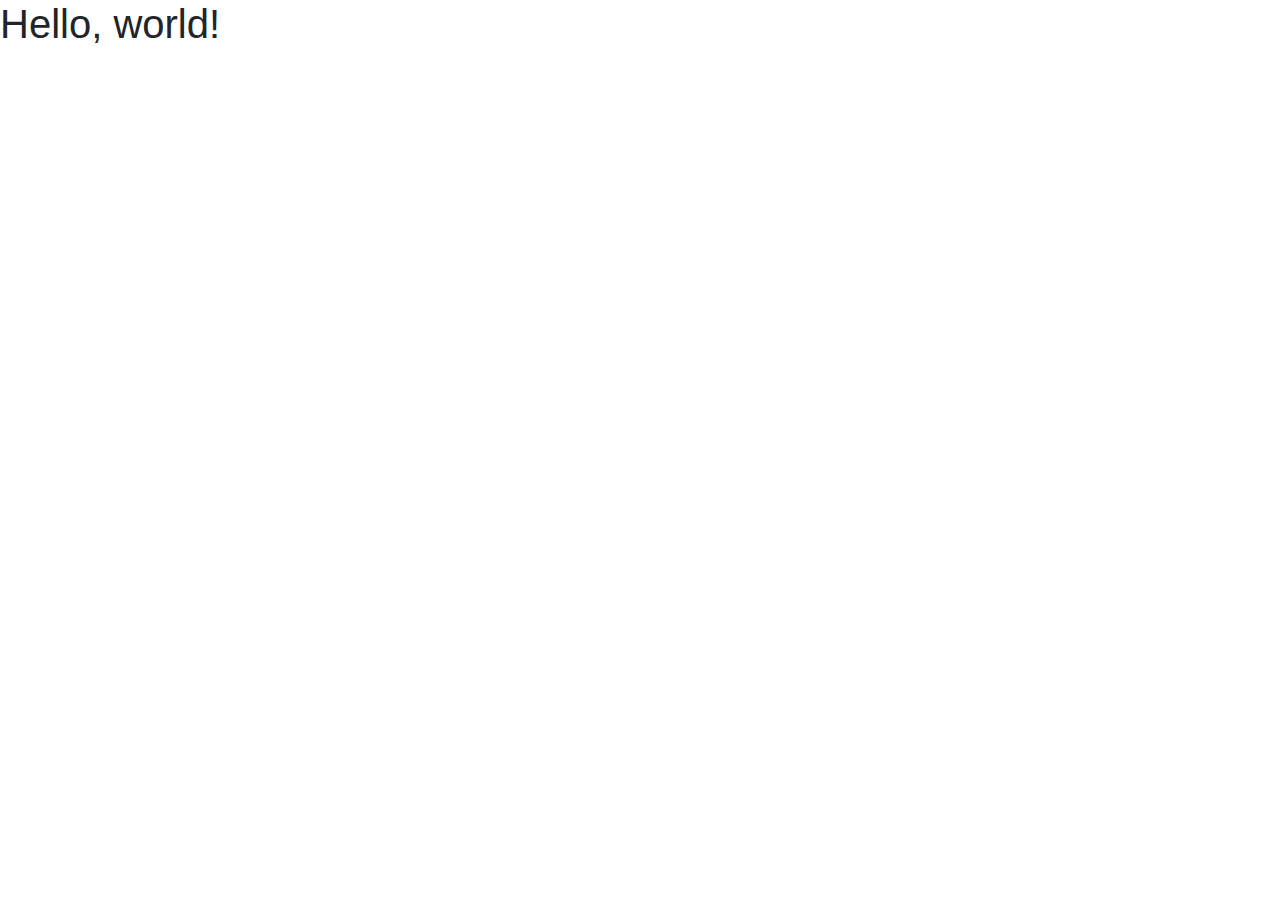
<file: wireframe.html>
<!doctype html>
<html lang="en">
  <head>
    <!-- Required meta tags -->
    <meta charset="utf-8">
    <meta name="viewport" content="width=device-width, initial-scale=1, shrink-to-fit=no">

    <!-- Bootstrap CSS -->
    <link rel="stylesheet" href="https://stackpath.bootstrapcdn.com/bootstrap/4.5.2/css/bootstrap.min.css" integrity="sha384-JcKb8q3iqJ61gNV9KGb8thSsNjpSL0n8PARn9HuZOnIxN0hoP+VmmDGMN5t9UJ0Z" crossorigin="anonymous">

    <title>Wireframes Assignment</title>
  </head>
  <body>
    <h1>Hello, world!</h1>

    <!-- Optional JavaScript -->
    <!-- jQuery first, then Popper.js, then Bootstrap JS -->
    <script src="https://code.jquery.com/jquery-3.5.1.slim.min.js" integrity="sha384-DfXdz2htPH0lsSSs5nCTpuj/zy4C+OGpamoFVy38MVBnE+IbbVYUew+OrCXaRkfj" crossorigin="anonymous"></script>
    <script src="https://cdn.jsdelivr.net/npm/popper.js@1.16.1/dist/umd/popper.min.js" integrity="sha384-9/reFTGAW83EW2RDu2S0VKaIzap3H66lZH81PoYlFhbGU+6BZp6G7niu735Sk7lN" crossorigin="anonymous"></script>
    <script src="https://stackpath.bootstrapcdn.com/bootstrap/4.5.2/js/bootstrap.min.js" integrity="sha384-B4gt1jrGC7Jh4AgTPSdUtOBvfO8shuf57BaghqFfPlYxofvL8/KUEfYiJOMMV+rV" crossorigin="anonymous"></script>
  </body>
</html>
</file>
<file: css/portstyle.css>
/*
Template Name: Online CV
Description: HTML5 / CSS3 One Page
Version: 1.0
Author: imkktheme
*/

/*------------------------------------------------------------------*/

body {
    font-family : 'Hind', sans-serif;
    font-size   : 15px;
    line-height : 1.8em;
    color       : #3d3d50;
    font-weight : 300;
    background  : #ffffff;
    }

/* --------------------------------------
 * Global Typography
 *------------------------------------------*/

h1, h2, h3, h4, h5, h6 {
    margin : 0 0 15px;
    color  : #2b2b3d;
    }

h1 {
    font-size   : 36px;
    line-height : 1.8em;
    font-weight : 700;
    }

h2 {
    font-size   : 30px;
    line-height : 1.8em;
    font-weight : 700;
	text-transform:uppercase;
    }

h3 {
    font-size   : 22px;
    line-height : 1.8em;
    font-weight : 500;
    }

h4 {
    font-size   : 15px;
    line-height : 1.8em;
    font-weight : 500;
    }

h5 {
    font-size   : 15px;
    line-height : 1.5em;
    font-weight : 500;
    }

h6 {
    font-size   : 15px;
    line-height : 1.5em;
    }
.caption {
    
    color: #2b2b3d;
    text-align: center;
    position: relative;
}

hr{
    border-top: 3px solid #7CB6EC;
}
/* --------------------------------------
 * LINK STYLE
 *------------------------------------------*/
a {
    color              : steelblue;
    text-decoration    : none;
    -webkit-transition : all 0.3s ease 0s;
    -moz-transition    : all 0.3s ease 0s;
    -o-transition      : all 0.3s ease 0s;
    transition         : all 0.3s ease 0s;
    }
a:hover,
a:focus {
    text-decoration : underline;
    color           : deepskyblue;
    }

a,
a:active,
a:focus,
a:active {
    text-decoration : none;
    outline         : none
    }



p {
    margin-bottom : 20px;
    }

ul {
    margin     : 0;
    padding    : 0;
    list-style : none;
    }

.reflection-item{
    
    font-size: 20px;
}

/*------------------
 * Button Style
 *------------------*/
.btn {
    padding        : 14px 30px 11px;
    margin-bottom  : 0;
    font-size      : 14px;
    font-weight    : 500;
    border-radius  : 0;
    border         : 0;
    text-transform : uppercase;
    }

.btn-lg {
    font-weight : 700;
    font-size   : 24px;
    padding     : 15px 30px;
    }

/*btn-primary*/
.btn-primary {
    background-color : #2a54f5;
    }

.btn-primary:hover,
.btn-primary:focus,
.btn-primary:active:focus {
    background : #1e3eb5;
    }

/*btn-default*/
.btn-default {
    color            : #2a54f5;
    background-color : transparent;
    border           : 2px solid #2a54f5;
    }

.btn-default:hover,
.btn-default:focus,
.btn-default:active:focus {
    background   : #2a54f5;
    color        : #ffffff;
    border-color : #2a54f5;
    }

button:focus,
.btn:focus,
.btn:active:focus {
    outline : none;
    }

/* --------------------
 * Column Block
 * -------------------*/

.columns-block {
    flex-wrap         : wrap;
    display           : -webkit-box;
    display           : -moz-box;
    display           : -ms-flexbox;
    display           : -webkit-flex;
    display           : flex;
    -webkit-flex-flow : row wrap;
    justify-content   : space-around;
    }

.blocks {
    box-sizing : border-box;
    }

.left-col-block {
    width      : 50%;
    text-align : center;
    overflow   : hidden;
    position   : fixed;
    left       : 0;
    }

.right-col-block {
    width      : 50%;
    position   : absolute;
    right      : 0;
    box-shadow : -10px -10px 30px rgba(0, 0, 0, 0.23);
    }

@media (max-width : 600px) {
    .left-col-block {
        width    : 100%;
        position : relative;
        }

    .right-col-block {
        width      : 100%;
        position   : relative;
        box-shadow : none;
        }
    }

/* --------------------
 * Section Background
 * -------------------*/

.gray-bg {
    background-color : #ececec;
    }

/* --------------------
 *  main Wrapper
 * -------------------*/
#main-wrapper {
    background : #ffffff;
    overflow   : hidden;
    }

/*-------------------
 * Section Wrapper
 *-------------------*/
.section-wrapper {
    padding : 50px;
    }

@media (max-width : 480px) {
    .section-wrapper {
        padding : 30px 20px;
        }
    }

/*---------------------------
* Section Title
*---------------------------*/
.section-title {
    margin-bottom : 15px;
	position      : relative;
    }

.section-title h2 {
    margin-bottom : 25px;
    color         : #222;
    }
.section-title h2:after {
    width: 100px;
    height: 3px;
    position: absolute;
    text-align: center;
    bottom: -5px;
    left: 0;
    margin: 0px;
    z-index: 1;
    content: '';
	background-color: #7CB6EC;
    }

/*-----------------------------
 * NAVIGATION & HEADER STYLE
 *-------------------------------*/

.header {
    padding        : 0;
    margin         : 0;
    height         : 100vh;
    vertical-align : middle;
    position       : relative;
    }

.header .profile-img {
    position            : absolute;
    top                 : 0;
    left                : 0;
    z-index             : -1;
    width               : 100%;
    height              : 100%;
    background-image    : url(../images/profile-img.jpg);
    background-size     : cover;
    background-position : center top;
    box-shadow: inset 0px 0px 1000px 30px rgba(124, 182, 236, 0.5);
    }

.header .profile-img:before {
    content    : "";
    position   : absolute;
    left       : 0;
    top        : 0;
    right      : 0;
    bottom     : 0;

    );

    }

.header .content {
    position : absolute;
    bottom   : 0;
    left     : 0;
    right    : 0;
    width    : 100%;
    margin   : 0 auto;
    padding  : 8%;
    }

.header .content h1 {
    font-size   : 36px;
    color       : #ffffff;
    line-height : 1;
    margin      : 0;
    }

.header .content p {
    font-size : 18px;
    color     : #ffffff;
    }

.header .btn {
    margin-top : 40px;
    }

.header .content .social-icon {
    margin  : 0;
    padding : 0;
    display : block;
    }

.header .content .social-icon li {
    display : inline-block;
    margin  : 0 2px;
    }

.header .content .social-icon li a {
    display       : block;
    font-size     : 12px;
    color         : #ffffff;
    width         : 34px;
    height        : 34px;
    line-height   : 33px;
    text-align    : center;
    border-radius : 100%;
    border        : 2px solid rgba(255, 255, 255, .2);
    }

.header .content .social-icon li a:hover {
    border-color : #ffffff;
    }

@media (max-width : 600px) {
    .header .profile-img {
        z-index : 1;
        }

    .header .content {
        z-index : 2;
        }
    }

/*-------------------
 * Intro
 *-------------------*/

.intro {
    }

/*-------------------
 * Skills Progressbar
 *-------------------*/

.progress-item {
    position : relative;
    }

.progress-item .progress-title {
    font-size     : 15px;
    font-weight   : 400;
    display       : inline-block;
    margin-bottom : 5px;
    }

.progress-item .progress {
    height        : 4px;
    box-shadow    : none;
    border-radius : 5px;
    }

.progress-item .progress-bar {
    background-color : #000;
    box-shadow       : none;
    text-align       : right;
    }

.progress-item .progress-percent {
    font-size        : 10px;
    background-color : #7CB6EC;
    position         : absolute;
    top              : 5px;
    padding          : 0 8px;
    border-radius    : 3px;
    }

.progress-item .progress-percent::before {
    content      : "";
    position     : absolute;
    left         : 0;
    bottom       : -4px;
    border-top   : 6px solid #7CB6EC;
    border-right : 8px solid transparent;
    }

/*-------------------
 * Navigation
 *-------------------*/

nav.navbar-default{
	background-color:#fff;
	border-color:#fff;
	font-size:14px;
	font-weight: 700;
	margin:22px 0 -12px 60px;
	padding:0px;
	}

.navbar-collapse{
	padding:0px !important;
	}
nav li a{
	color:#fff !important;
	background-color:#7CB6EC !important;
	}

nav li a:hover{
	color:#fff !important;
	background-color:#7CB6EC !important;
	}

@media (max-width : 767px) {
nav.navbar-default{
		margin:0px;
		}
.navbar-nav{
	margin:0px;
	}
}
/*-------------------
 * Portfolio
 *-------------------*/

.portfolio-item {
    position      : relative;
    display       : block;
    margin-bottom : 30px;
    }

.portfolio-item .portfolio-thumb img {
    height    : auto;
    display   : block;
    max-width : 100%;
    }

.portfolio-item .portfolio-info {
    position   : absolute;
    bottom     : 0;
    padding    : 30px 15px 5px;
    width      : 100%;
    background : -webkit-linear-gradient(
            top,
            transparent 0%,
            rgba(0, 0, 0, 0.5) 100%
    );
    }

.portfolio-item .portfolio-info h3 {
    margin      : 0;
    line-height : 1;
    color       : #ffffff;
    }

.portfolio-item .portfolio-info small {
    color : #ffffff;
    }

.portfolio-item:hover .portfolio-info {
    background : -webkit-linear-gradient(
            top,
            transparent 0%,
            rgba(124, 182, 236, 0.5) 100%
     
    );
    }

/*-------------------
 * Content Item
 *-------------------*/

.content-item {
    margin-bottom : 40px;
    }

.content-item h3 {
    margin         : 0 0 10px;
    line-height    : 1;
    font-weight    : bold;
    text-transform : uppercase;
    }

.content-item h4 {
    margin      : 0;
    line-height : 1;
    }

.content-item small {
    color : #888888;
    }

/*-------------------
 * Contact
 *-------------------*/

.feedback-form {
    margin-top : 50px;
    }

/*-------------------
 * Form Style
 *-------------------*/
.form-control {
    height        : 50px;
    padding       : 0 20px;
    font-size     : 13px;
    line-height   : 50px;
    color         : #969595;
    border        : 1px solid #cccccc;
    border-radius : 0;
    box-shadow    : none;
    box-sizing    : border-box;
    }

.form-control:focus,
.form-control:active {
    box-shadow : none;
    }

/* --------------------------------------------
 *   Footer
 *---------------------------------------------- */

/* Copyright */

.footer {
    padding : 30px 50px;
    }

.footer .copyright-section {
    font-size : 13px;
    color     : #888888;

    }

.footer .copyright-section .copytext {
    font-weight : 400;
    display     : block;
    }

@media (max-width : 480px) {
    .footer {
        padding : 10px 20px;
        }
    }

/* ====================
 * Preloader
 * ====================*/
#preloader {
    background : #212121;
    bottom     : 0;
    left       : 0;
    position   : fixed;
    right      : 0;
    top        : 0;
    z-index    : 9999;
    }

#status,
.status-mes {
    background-image    : url(../images/6.gif);
    background-position : center;
    background-repeat   : no-repeat;
    height              : 200px;
    left                : 50%;
    margin              : -100px 0 0 -100px;
    position            : absolute;
    top                 : 50%;
    width               : 200px;
    }

.status-mes {
    background : none;
    left       : 0;
    margin     : 0;
    text-align : center;
    top        : 65%;
    }

#top{
    position: fixed;
    bottom: 50px;
    right: 0px;
    width: 36px;
    height: 38px;
}
</file>
<file: article.css>
.header{
    
    text-align: center;
}

.header-image{
    
    text-align: center;
    
}

img{
    
    width: 70%;
    height: auto;
}

.tay{
    
    margin: 30px;
    
}

.column{
    
    padding: 5%;
    
}

.row{
    
    align-items: center;
}

body{
    background-color: #2f4353;
    background-image: linear-gradient(315deg, #2f4353 0%, #d2ccc4 74%);
}

.header{
    
    padding: 30px;
}

a{
    
    color: white;
}

a:hover{
    
    color: red;
}

.imsorrykelso{
    
    margin: 30px;
}
</file>
<file: hifiwireframe.css>
section{
    
    margin-left: 100px;
    margin-right: 100px;
    
}
carousel-item img{
 width: 100%;    
 margin: auto; 
 display: block;
}

.carousel-indicators li {
  width: 10px;
  height: 10px;
  border-radius: 100%;
}

.carousel-caption {
    background: rgba(0, 0, 0, 0.50);
    color: white;
}



.column {
  float: left;
  width: 33%;
  padding: 0 10px;
}

a:hover img {
    box-shadow: 10px 10px 10px rgba(128,128,128, 0.5);
}





/* Responsive columns */
@media screen and (max-width: 600px) {
  .column {
    width: 100%;
    display: block;
    margin-bottom: 20px;
  }
}
.container, .container-lg, .container-md, .container-sm, .container-xl{
  max-width: 2140px;
}


.col-sm-6{
    
    padding-left: 10px;
    padding-right: 30px;
}
</file>
<file: homepage.css>
.header{
    
    text-align: center;
}

.w3-bar{
    
    height: 40px;
}

.carousel-indicator{
    
    
}

.column {
  float: left;
  width: 25%;
  padding: 10px;
}

.second-header{
    
    
}

.card{
    
    float: left;
    display: flex;
}

.card-image{
    
    
    text-align: left;
}

.card-text{
    
    float: left;
}

.form{
    
    float: right;
    position: relative;
}

.fml{
    
    margin: 40px;
}

.card-content{
    
    text-align: center;
}

.card-header{
    
    text-align: center;
}

a{
    
    color: dodgerblue;
}
</file>
<file: lowfiwireframe.css>
.flex-container{
    
    display: flex;
    flex-wrap: wrap;
    justify-content: space-between;
}

.row{
          margin:50px;
      }

a:link {
  color: black;
}
</file>
